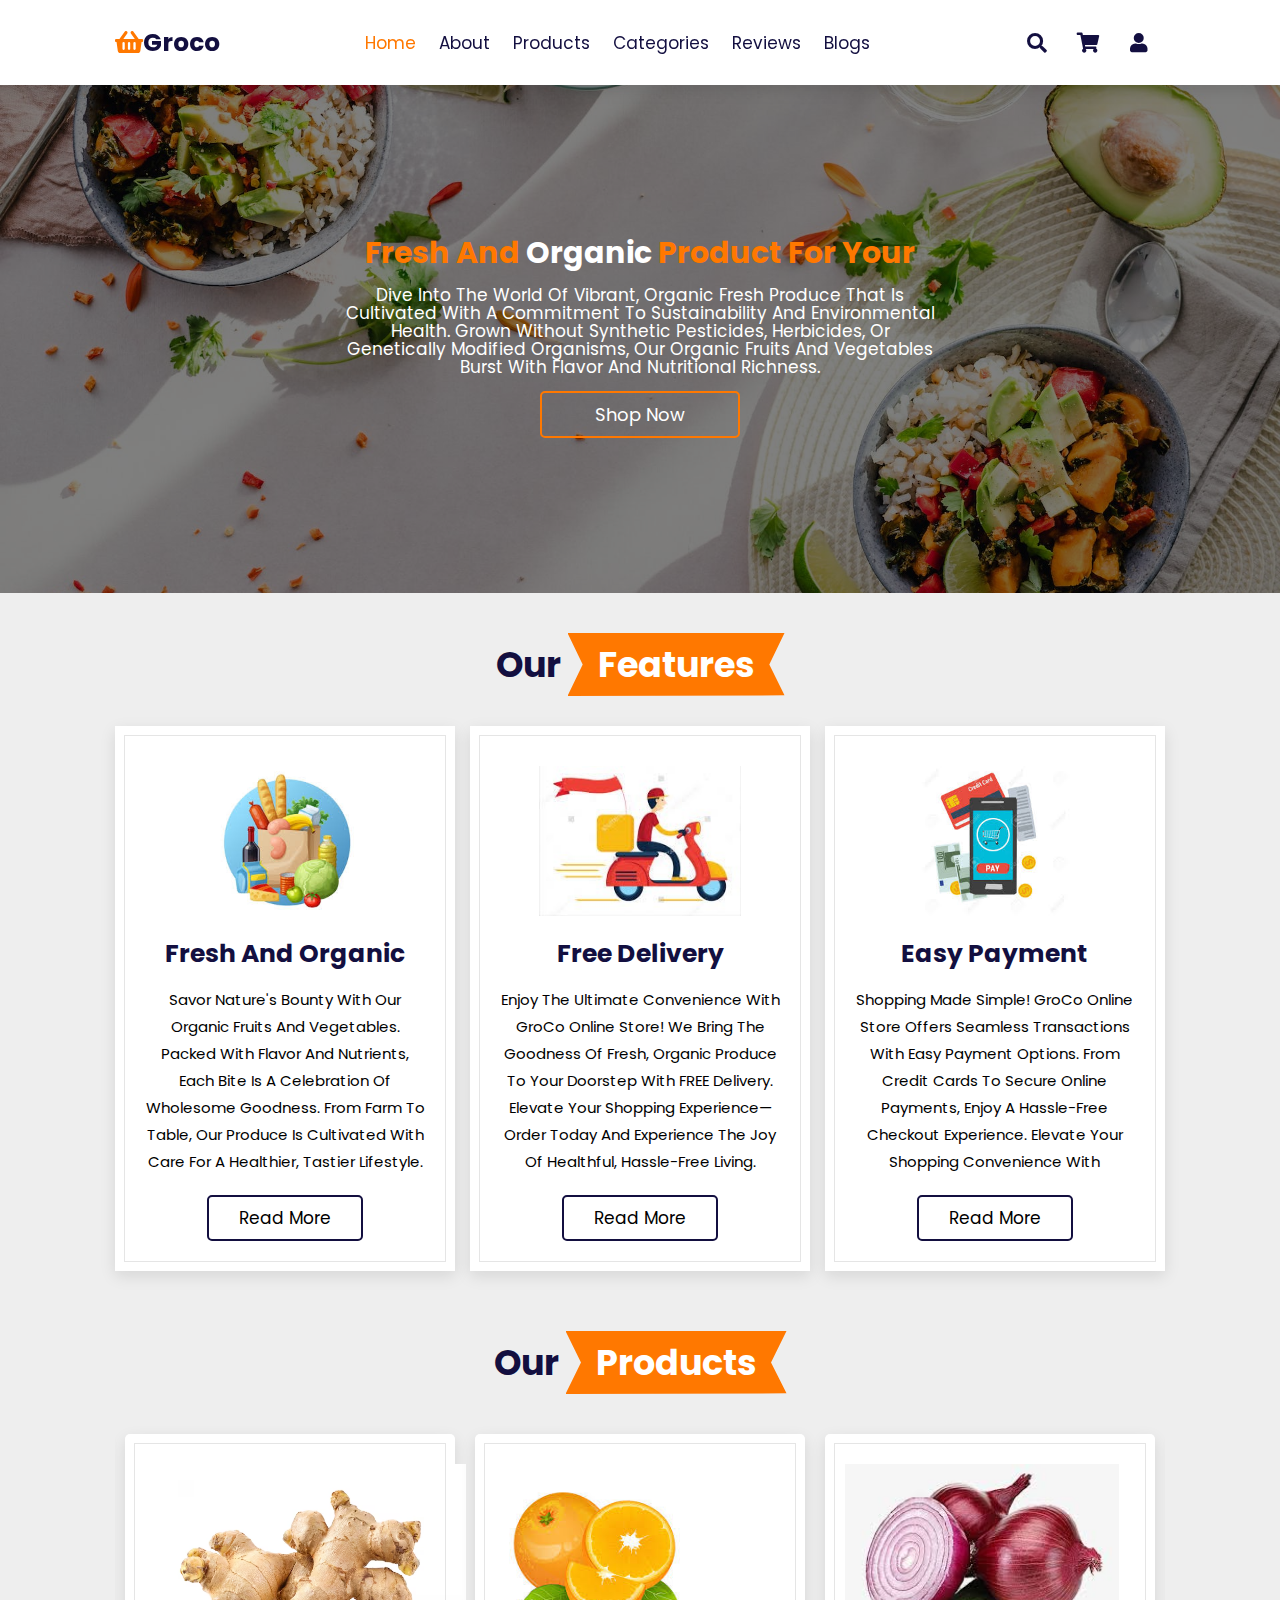
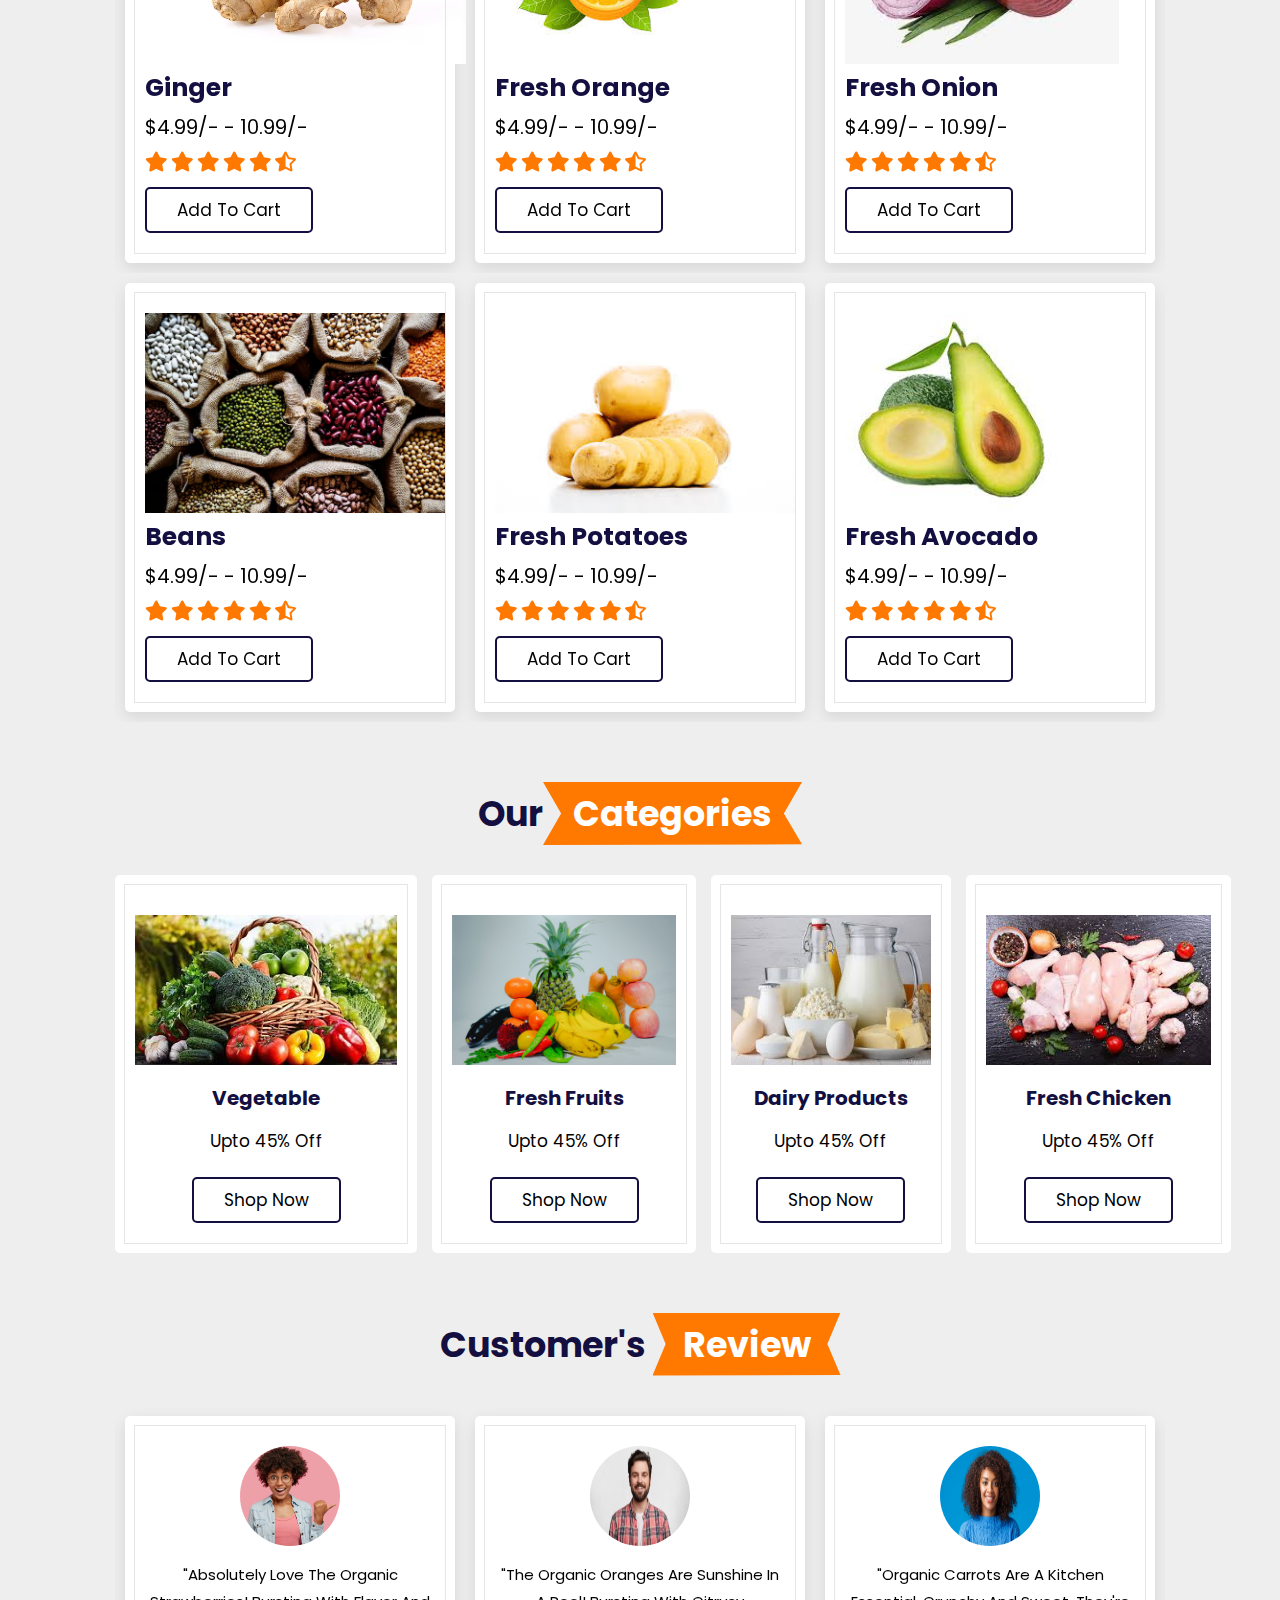
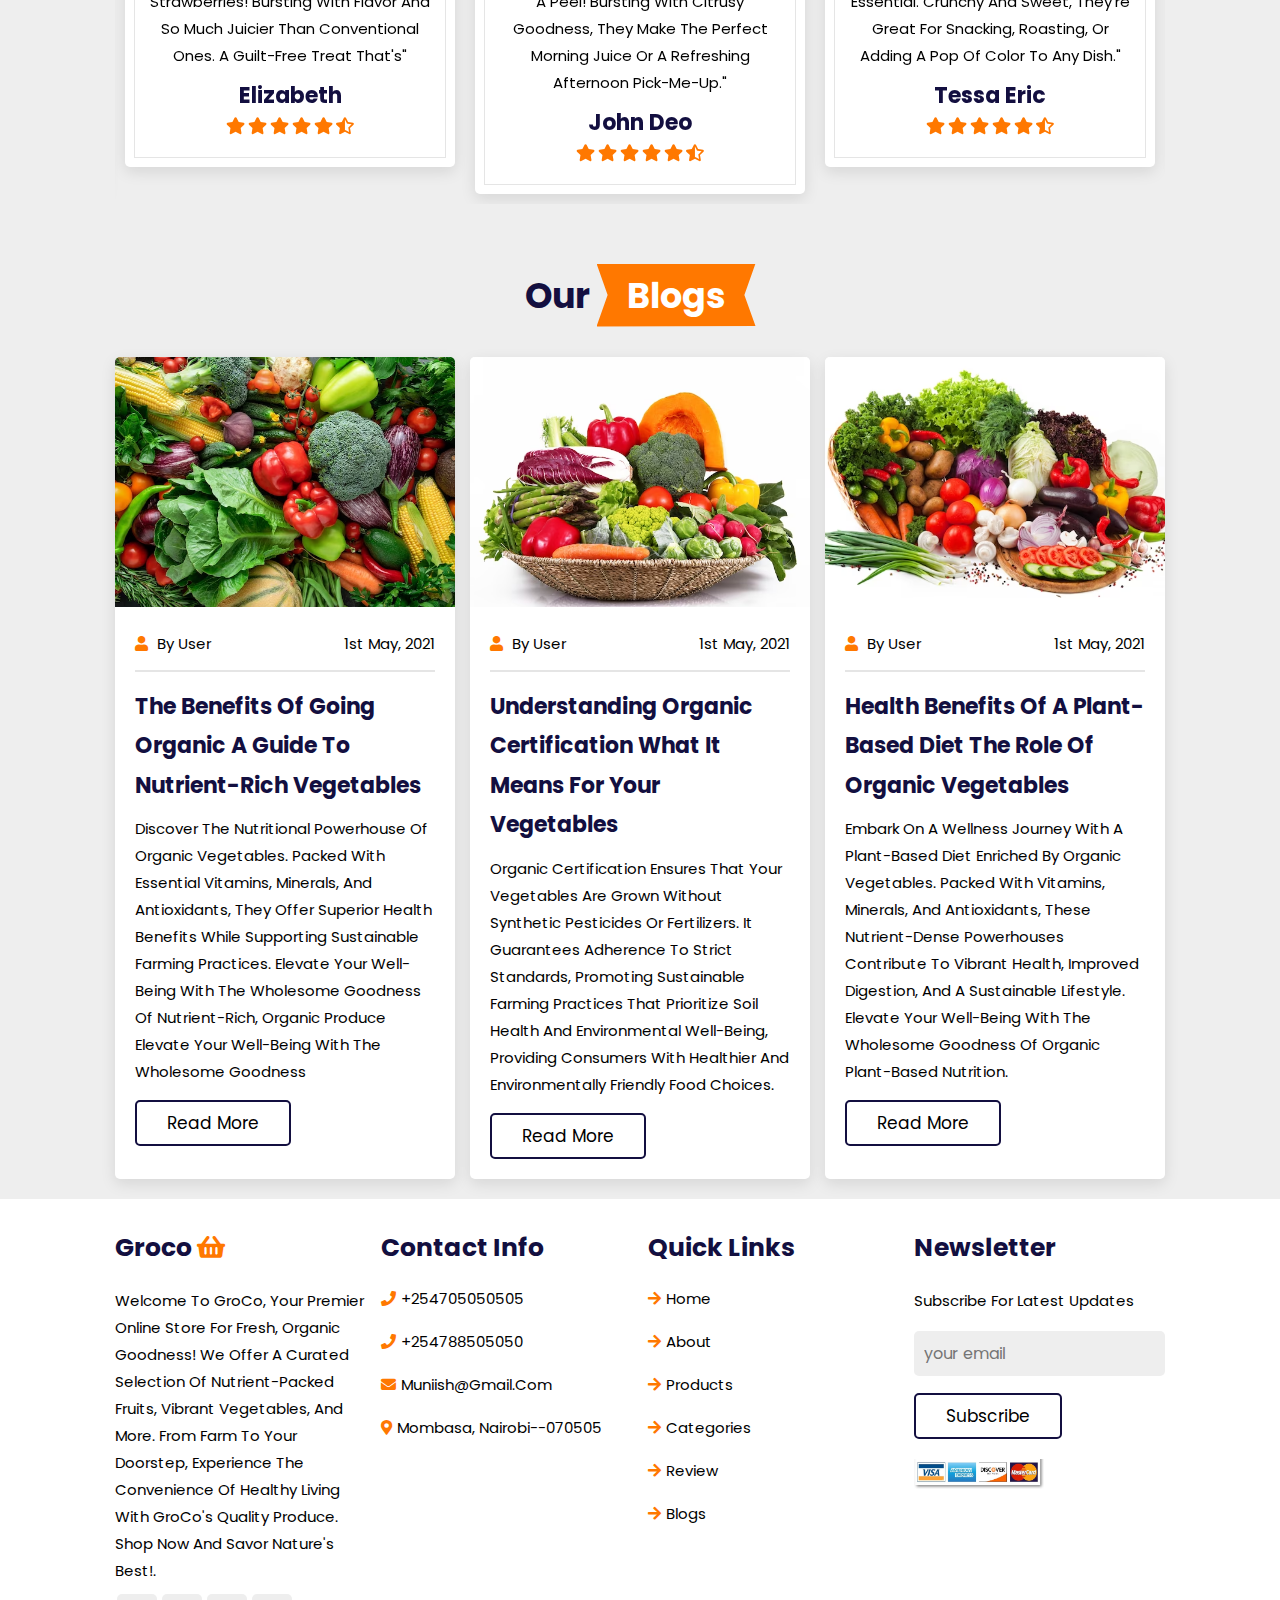
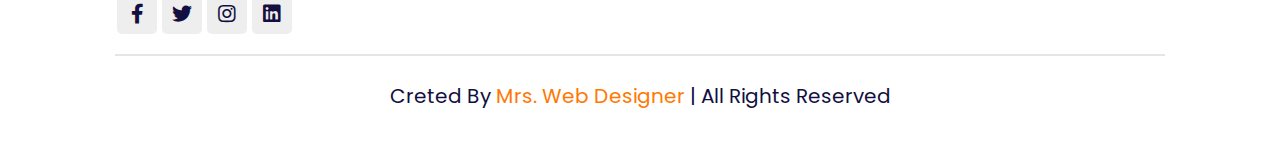
<file: index.html>
<!DOCTYPE html>
<html lang="en">
<head>
    <meta charset="UTF-8">
    <meta name="viewport" content="width=device-width, initial-scale=1.0">
    <title> complete responsive Grocery website esign tutorial</title>
    <link rel="shortcut icon" type="k-icon" href="images/bakery.png">
  <link rel= "stylesheet" href="https://cdn.jsdelivr.net/npm/swiper@11/swiper-bundle.min.css"/>
    <!-- font awesome cdn link -->
   <link rel="stylesheet" href="https://cdnjs.cloudflare.com/ajax/libs/font-awesome/5.15.4/css/all.min.css">
   <!-- custom css file link -->
   <link rel="stylesheet" href="grocery.css">
</head>
<body>
   <!--header section start  -->
<header class="header">
  <a href="index.html" class="logo"><i class="fas fa-shopping-basket"></i>groco</a>
   <nav class="navbar">
    <a href="index.html" style="color: #ff7800;">home</a>
    <a href="features.html">About</a>
    <a href="./grocery.html">products</a>
    <a href="categories.html">categories</a>
    <a href="./reviews.html #review">reviews</a>
    <a href="blog.html">blogs</a>
   </nav> 
   <div class="icons">
    <div class="fas fa-bars" id="menu-btn"></div>
    <div class="fas fa-search" id="search-btn"></div>
    <div class="fas fa-shopping-cart" id="cart-btn"></div>
    <div class="fas fa-user" id="login-btn"></div>
   </div>
   <form action="" class="search-form">
    <input type="text"  id="search-box" placeholder="search here...">
    <label for="search-box" class="fas fa-search"></label>
   </form>

   <div class="shopping-cart">
    <div class="box">
        <i class="fas fa-trash"></i>
        <img src="images/watermelon-removebg-preview.png" alt="">
        <div class="content">
            <h3>watermelon</h3>
            <span class="price">$4.99/-</span>
            <span class="quantity">qty : 1</span>
        </div>
    </div>

    <div class="box">
        <i class="fas fa-trash"></i>
        <img src="images/onion.jfif" alt="">
        <div class="content">
            <h3>Onions</h3>
            <span class="price">$4.99/-</span>
            <span class="quantity">qty : 1</span>
        </div>
    </div>

    <div class="box">
        <i class="fas fa-trash"></i>
        <img src="images/chicken.jfif" alt="">
        <div class="content">
            <h3>chicken</h3>
            <span class="price">$4.99/-</span>
            <span class="quantity">qty : 1</span>
        </div>
    </div>

     <div class="total">total : $19.69/-</div>
     <a href="#" class="btn">checkout</a>
   </div>
  <form action="" class="login-form">
    <h3>login now</h3>
    <input type="email" placeholder="your email" class="box">
    <input type="password" placeholder="your password" class="box">
    <p>forget your password <a href="#"> click here</a></p>
    <p>don't have an account <a href="#"> create now</a></p>

    <input type="submit" value="login now" class="btn">
  </form>
</header>
   <!-- header section ends -->

    <!-- home section starts -->
<section class="home" id="home">
    <div class="content">
        <h3>fresh and <span class="organ">organic</span> product for your</h3>
        <p>
        Dive into the world of vibrant, organic fresh produce 
        that is cultivated with a commitment to sustainability 
        and environmental health. Grown without synthetic pesticides, 
        herbicides, or genetically modified organisms, our organic fruits 
        and vegetables burst with flavor and nutritional richness. 
        </p>
         <a href="#" class="btns" style="vertical-align:middle"><span>shop now </span></a> 
        <!-- <a href="#" class="btns" style="vertical-align:middle">shop now</a> -->
    </div>
</section>
    <!-- home section ends -->

<!-- features section start -->

<section class="features" id="features">
    <h1 class="heading">our <span>features</span></h1>
    <div class="box-container">
      <div class="box">
        <img src="images/fresh and organic.jfif" alt="">
        <h3>fresh and organic</h3>
        <p>Savor nature's bounty with our organic fruits 
        and vegetables. Packed with flavor and nutrients, 
        each bite is a celebration of wholesome goodness. 
        From farm to table, our produce is cultivated 
        with care for a healthier, tastier lifestyle.</p>
         <a href="#" class="btn">Read more</a>
      </div>  
      <div class="box">
        <img src="images/free delivery.jpg" alt="">
        <h3>free delivery</h3>
        <p>Enjoy the ultimate convenience with GroCo Online Store! 
        We bring the goodness of fresh, organic produce to your 
        doorstep with FREE delivery. Elevate your shopping 
        experience—order today and experience the joy of 
        healthful, hassle-free living.</p>
         <a href="#" class="btn">Read more</a>
      </div>  
      <div class="box">
        <img src="images/Easy payment.jfif" alt="">
        <h3>Easy payment</h3>
        <p>
        Shopping made simple! GroCo Online Store offers 
        seamless transactions with easy payment options. 
        From credit cards to secure online payments, 
        enjoy a hassle-free checkout experience. 
        Elevate your shopping convenience with
      </p>
         <a href="#" class="btn">Read more</a>
      </div>  
    </div>
</section>
<!-- feature section ends -->

<!-- products section start -->

<section class="products" id="products">
    <h1 class="heading">our <span>products</span></h1>
    <div class=" swiper product-slider">
        <div class="swiper-wrapper">
            <div class="swiper-slide box">
             <img src="images/fresh orange.jfif" alt="">
             <h3>fresh orange</h3>
             <div class="price"> $4.99/- - 10.99/-</div> 
               <div class="star">
                <i class="fas fa-star"></i>
                <i class="fas fa-star"></i>
                <i class="fas fa-star"></i>
                <i class="fas fa-star"></i>
                <i class="fas fa-star"></i>
                <i class="fas fa-star-half-alt"></i>
               </div>
               <a href="#" class="btn">add to cart</a>
            </div>
            <div class="swiper-slide box">
                <img src="images/fresh onion.jfif" alt="">
                <h3>fresh onion</h3>
                <div class="price"> $4.99/- - 10.99/-</div> 
                  <div class="star">
                   <i class="fas fa-star"></i>
                   <i class="fas fa-star"></i>
                   <i class="fas fa-star"></i>
                   <i class="fas fa-star"></i>
                   <i class="fas fa-star"></i>
                   <i class="fas fa-star-half-alt"></i>
                  </div>
                  <a href="#" class="btn">add to cart</a>
               </div>
               <div class="swiper-slide box">
                <img src="images/freshmeat.jpg" alt="">
                <h3>fresh meat</h3>
                <div class="price"> $4.99/- - 10.99/-</div> 
                  <div class="star">
                   <i class="fas fa-star"></i>
                   <i class="fas fa-star"></i>
                   <i class="fas fa-star"></i>
                   <i class="fas fa-star"></i>
                   <i class="fas fa-star"></i>
                   <i class="fas fa-star-half-alt"></i>
                  </div>
                  <a href="#" class="btn">add to cart</a>
               </div>
               <div class="swiper-slide box">
                <img src="images/fresh cabbage.jfif" alt="">
                <h3>fresh cabbage</h3>
                <div class="price"> $4.99/- - 10.99/-</div> 
                  <div class="star">
                   <i class="fas fa-star"></i>
                   <i class="fas fa-star"></i>
                   <i class="fas fa-star"></i>
                   <i class="fas fa-star"></i>
                   <i class="fas fa-star"></i>
                   <i class="fas fa-star-half-alt"></i>
                  </div>
                  <a href="#" class="btn">add to cart</a>
               </div>

               <div class="swiper-slide box">
                <img src="images/colflower.jpg" alt="">
                <h3>colflower</h3>
                <div class="price"> $4.99/- - 10.99/-</div> 
                  <div class="star">
                   <i class="fas fa-star"></i>
                   <i class="fas fa-star"></i>
                   <i class="fas fa-star"></i>
                   <i class="fas fa-star"></i>
                   <i class="fas fa-star"></i>
                   <i class="fas fa-star-half-alt"></i>
                  </div>
                  <a href="#" class="btn">add to cart</a>
               </div>
               <div class="swiper-slide box">
                   <img src="images/fresh-beetroot-wooden-table_214995-7996.jpg" alt="">
                   <h3>fresh betroot</h3>
                   <div class="price"> $4.99/- - 10.99/-</div> 
                     <div class="star">
                      <i class="fas fa-star"></i>
                      <i class="fas fa-star"></i>
                      <i class="fas fa-star"></i>
                      <i class="fas fa-star"></i>
                      <i class="fas fa-star"></i>
                      <i class="fas fa-star-half-alt"></i>
                     </div>
                     <a href="#" class="btn">add to cart</a>
                  </div>
                  <div class="swiper-slide box">
                   <img src="images/fresh-coconuts-white-surface_144627-16046.avif" alt="">
                   <h3>fresh coconuts</h3>
                   <div class="price"> $4.99/- - 10.99/-</div> 
                     <div class="star">
                      <i class="fas fa-star"></i>
                      <i class="fas fa-star"></i>
                      <i class="fas fa-star"></i>
                      <i class="fas fa-star"></i>
                      <i class="fas fa-star"></i>
                      <i class="fas fa-star-half-alt"></i>
                     </div>
                     <a href="#" class="btn">add to cart</a>
                  </div>
                  <div class="swiper-slide box">
                   <img src="images/pepper.jpg" alt="">
                   <h3>fresh bell pepper</h3>
                   <div class="price"> $4.99/- - 10.99/-</div> 
                     <div class="star">
                      <i class="fas fa-star"></i>
                      <i class="fas fa-star"></i>
                      <i class="fas fa-star"></i>
                      <i class="fas fa-star"></i>
                      <i class="fas fa-star"></i>
                      <i class="fas fa-star-half-alt"></i>
                     </div>
                     <a href="#" class="btn">add to cart</a>
                  </div>

                  <div class="swiper-slide box">
                    <img src="images/chili.avif" alt="">
                    <h3>fresh chili</h3>
                    <div class="price"> $4.99/- - 10.99/-</div> 
                      <div class="star">
                       <i class="fas fa-star"></i>
                       <i class="fas fa-star"></i>
                       <i class="fas fa-star"></i>
                       <i class="fas fa-star"></i>
                       <i class="fas fa-star"></i>
                       <i class="fas fa-star-half-alt"></i>
                      </div>
                      <a href="#" class="btn">add to cart</a>
                   </div>
                   <div class="swiper-slide box">
                    <img src="images/ginger-white_253984-2637.avif" alt="">
                    <h3>ginger</h3>
                    <div class="price"> $4.99/- - 10.99/-</div> 
                      <div class="star">
                       <i class="fas fa-star"></i>
                       <i class="fas fa-star"></i>
                       <i class="fas fa-star"></i>
                       <i class="fas fa-star"></i>
                       <i class="fas fa-star"></i>
                       <i class="fas fa-star-half-alt"></i>
                      </div>
                      <a href="#" class="btn">add to cart</a>
                   </div>
        </div>
    </div>

    <div class=" swiper product-slider">
        <div class="swiper-wrapper">
            <div class="swiper-slide box">
             <img src="images/fresh potatoes.jfif" alt="">
             <h3>fresh potatoes</h3>
             <div class="price"> $4.99/- - 10.99/-</div> 
               <div class="star">
                <i class="fas fa-star"></i>
                <i class="fas fa-star"></i>
                <i class="fas fa-star"></i>
                <i class="fas fa-star"></i>
                <i class="fas fa-star"></i>
                <i class="fas fa-star-half-alt"></i>
               </div>
               <a href="#" class="btn">add to cart</a>
            </div>
            <div class="swiper-slide box">
                <img src="images/fresh avocado.jfif" alt="">
                <h3>fresh avocado</h3>
                <div class="price"> $4.99/- - 10.99/-</div> 
                  <div class="star">
                   <i class="fas fa-star"></i>
                   <i class="fas fa-star"></i>
                   <i class="fas fa-star"></i>
                   <i class="fas fa-star"></i>
                   <i class="fas fa-star"></i>
                   <i class="fas fa-star-half-alt"></i>
                  </div>
                  <a href="#" class="btn">add to cart</a>
               </div>
               <div class="swiper-slide box">
                <img src="images/fresh carrot.jpg" alt="">
                <h3>fresh carrot</h3>
                <div class="price"> $4.99/- - 10.99/-</div> 
                  <div class="star">
                   <i class="fas fa-star"></i>
                   <i class="fas fa-star"></i>
                   <i class="fas fa-star"></i>
                   <i class="fas fa-star"></i>
                   <i class="fas fa-star"></i>
                   <i class="fas fa-star-half-alt"></i>
                  </div>
                  <a href="#" class="btn">add to cart</a>
               </div>
               <div class="swiper-slide box">
                <img src="images/green lemon.jfif" alt="">
                <h3>green lemon</h3>
                <div class="price"> $4.99/- - 10.99/-</div> 
                  <div class="star">
                   <i class="fas fa-star"></i>
                   <i class="fas fa-star"></i>
                   <i class="fas fa-star"></i>
                   <i class="fas fa-star"></i>
                   <i class="fas fa-star"></i>
                   <i class="fas fa-star-half-alt"></i>
                  </div>
                  <a href="#" class="btn">add to cart</a>
               </div>

               <div class="swiper-slide box">
                <img src="images/tomato.avif" alt="">
                <h3>fresh tomatoes</h3>
                <div class="price"> $4.99/- - 10.99/-</div> 
                  <div class="star">
                   <i class="fas fa-star"></i>
                   <i class="fas fa-star"></i>
                   <i class="fas fa-star"></i>
                   <i class="fas fa-star"></i>
                   <i class="fas fa-star"></i>
                   <i class="fas fa-star-half-alt"></i>
                  </div>
                  <a href="#" class="btn">add to cart</a>
               </div>
               <div class="swiper-slide box">
                   <img src="images/pubkin.avif" alt="">
                   <h3>fresh pumpkin</h3>
                   <div class="price"> $4.99/- - 10.99/-</div> 
                     <div class="star">
                      <i class="fas fa-star"></i>
                      <i class="fas fa-star"></i>
                      <i class="fas fa-star"></i>
                      <i class="fas fa-star"></i>
                      <i class="fas fa-star"></i>
                      <i class="fas fa-star-half-alt"></i>
                     </div>
                     <a href="#" class="btn">add to cart</a>
                  </div>
                  <div class="swiper-slide box">
                   <img src="images/corn.avif" alt="">
                   <h3>maize corn</h3>
                   <div class="price"> $4.99/- - 10.99/-</div> 
                     <div class="star">
                      <i class="fas fa-star"></i>
                      <i class="fas fa-star"></i>
                      <i class="fas fa-star"></i>
                      <i class="fas fa-star"></i>
                      <i class="fas fa-star"></i>
                      <i class="fas fa-star-half-alt"></i>
                     </div>
                     <a href="#" class="btn">add to cart</a>
                  </div>
                  <div class="swiper-slide box">
                   <img src="images/garlic-isolated_120872-4425.avif" alt="">
                   <h3>garlic</h3>
                   <div class="price"> $4.99/- - 10.99/-</div> 
                     <div class="star">
                      <i class="fas fa-star"></i>
                      <i class="fas fa-star"></i>
                      <i class="fas fa-star"></i>
                      <i class="fas fa-star"></i>
                      <i class="fas fa-star"></i>
                      <i class="fas fa-star-half-alt"></i>
                     </div>
                     <a href="#" class="btn">add to cart</a>
                  </div>

                  <div class="swiper-slide box">
                    <img src="images/coriander.jpg" alt="">
                    <h3>coriander</h3>
                    <div class="price"> $4.99/- - 10.99/-</div> 
                      <div class="star">
                       <i class="fas fa-star"></i>
                       <i class="fas fa-star"></i>
                       <i class="fas fa-star"></i>
                       <i class="fas fa-star"></i>
                       <i class="fas fa-star"></i>
                       <i class="fas fa-star-half-alt"></i>
                      </div>
                      <a href="#" class="btn">add to cart</a>
                   </div>

                   <div class="swiper-slide box">
                    <img src="images/beans.avif" alt="">
                    <h3>beans</h3>
                    <div class="price"> $4.99/- - 10.99/-</div> 
                      <div class="star">
                       <i class="fas fa-star"></i>
                       <i class="fas fa-star"></i>
                       <i class="fas fa-star"></i>
                       <i class="fas fa-star"></i>
                       <i class="fas fa-star"></i>
                       <i class="fas fa-star-half-alt"></i>
                      </div>
                      <a href="#" class="btn">add to cart</a>
                   </div>
   
   
   
   




               
        </div>
    </div>
</section>
<!-- products section ends -->


<!-- categories section start -->
<section class="categories" id="categories">
  <h1 class="heading">our<span>categories</span></h1>
  <div class="box-container">
    <div class="box">
      <img src="images/vegetable.jpeg" alt="">
      <h3>vegetable</h3>
      <p>upto 45% off</p>
      <a href="./categories.html" class="btn">shop now</a>
    </div>

    <div class="box">
      <img src="images/freshfruits.jpg" alt="">
      <h3>fresh fruits</h3>
      <p>upto 45% off</p>
      <a href="./categories.html" class="btn">shop now</a>
    </div>


    <div class="box">
      <img src="images/dairy products.jfif" alt="">
      <h3>dairy products</h3>
      <p>upto 45% off</p>
      <a href="./categories.html" class="btn">shop now</a>
    </div>

    <div class="box">
      <img src="images/chicken2.jfif" alt="">
      <h3>fresh chicken</h3>
      <p>upto 45% off</p>
      <a href="./categories.html" class="btn">shop now</a>
    </div>

  </div>
</section>


<!-- categories section ends -->
<!-- review section starts -->

<section class="review" id="review">
  <h1 class="heading"> Customer's <span>review</span></h1>

  <div class=" swiper review-slider">
    <div class="swiper-wrapper">
      <div class="swiper-slide box">
        <img src="images/review.avif" alt="">
        <p>"The organic oranges are sunshine in a peel! Bursting with citrusy goodness, they make the perfect morning juice or a refreshing afternoon pick-me-up."</p>
         <h3>John deo</h3>
         <div class="stars">
          <i class="fas fa-star"></i>
          <i class="fas fa-star"></i>
          <i class="fas fa-star"></i>
          <i class="fas fa-star"></i>
          <i class="fas fa-star"></i>
          <i class="fas fa-star-half-alt"></i>
         </div>
      </div>

      <div class="swiper-slide box">
        <img src="images/review2.avif" alt="">
        <p> "Organic carrots are a kitchen essential. Crunchy and sweet, they're great for snacking, roasting, or adding a pop of color to any dish."</p>
         <h3>tessa eric</h3>
         <div class="stars">
          <i class="fas fa-star"></i>
          <i class="fas fa-star"></i>
          <i class="fas fa-star"></i>
          <i class="fas fa-star"></i>
          <i class="fas fa-star"></i>
          <i class="fas fa-star-half-alt"></i>
         </div>
      </div>

      <div class=" swiper-slide box">
        <img src="images/review3.avif" alt="">
        <p> "The organic apples are perfection! Crisp, juicy, and they taste like they were just picked. A healthy snack that satisfies my sweet tooth."</p>
         <h3>Emma josh</h3>
         <div class="stars">
          <i class="fas fa-star"></i>
          <i class="fas fa-star"></i>
          <i class="fas fa-star"></i>
          <i class="fas fa-star"></i>
          <i class="fas fa-star"></i>
          <i class="fas fa-star-half-alt"></i>
         </div>
      </div>

      <div class="swiper-slide box">
        <img src="images/review4.avif" alt="">
        <p> "The heirloom tomatoes are a revelation. Each bite is like a burst of summer! So rich and flavorful, they've turned my salads into works of art."</p>
         <h3>Christan </h3>
         <div class="stars">
          <i class="fas fa-star"></i>
          <i class="fas fa-star"></i>
          <i class="fas fa-star"></i>
          <i class="fas fa-star"></i>
          <i class="fas fa-star"></i>
          <i class="fas fa-star-half-alt"></i>
         </div>
      </div>

      <div class="swiper-slide box">
        <img src="images/african man.jpg" alt="">
        <p>"The organic kale is a game-changer! Crisp, fresh, and vibrant. I use it in smoothies, salads, and stir-fries. It's the superhero of my kitchen!"</p>
         <h3>Joseph</h3>
         <div class="stars">
          <i class="fas fa-star"></i>
          <i class="fas fa-star"></i>
          <i class="fas fa-star"></i>
          <i class="fas fa-star"></i>
          <i class="fas fa-star"></i>
          <i class="fas fa-star-half-alt"></i>
         </div>
      </div>

      <div class="swiper-slide box">
        <img src="images/review6.avif" alt="">
        <p> "The organic blueberries are a snack-time delight! Plump, sweet, and full of antioxidants. My kids love them, and I love that they're pesticide-free."</p>
         <h3>sophia</h3>
         <div class="stars">
          <i class="fas fa-star"></i>
          <i class="fas fa-star"></i>
          <i class="fas fa-star"></i>
          <i class="fas fa-star"></i>
          <i class="fas fa-star"></i>
          <i class="fas fa-star-half-alt"></i>
         </div>
      </div>

      <div class=" swiper-slide box">
        <img src="images/review5.avif" alt="">
        <p>"Organic avocados are my kitchen staple. Creamy, buttery, and packed with goodness. They elevate my morning toast and make the best guacamole."</p>
         <h3>jack</h3>
         <div class="stars">
          <i class="fas fa-star"></i>
          <i class="fas fa-star"></i>
          <i class="fas fa-star"></i>
          <i class="fas fa-star"></i>
          <i class="fas fa-star"></i>
          <i class="fas fa-star-half-alt"></i>
         </div>
      </div>

      <div class="swiper-slide box">
        <img src="images/woman.jpg" alt="">
        <p> "Absolutely love the organic strawberries! 
          Bursting with flavor and so much juicier than 
          conventional ones. A guilt-free treat that's"</p>
         <h3>Elizabeth</h3>
         <div class="stars">
          <i class="fas fa-star"></i>
          <i class="fas fa-star"></i>
          <i class="fas fa-star"></i>
          <i class="fas fa-star"></i>
          <i class="fas fa-star"></i>
          <i class="fas fa-star-half-alt"></i>
         </div>
      </div>

    </div>
  </div>
</section>
<!-- review section ends -->

<!-- blogs section start -->
<section class="blogs" id="blogs">

  <h1 class="heading"> our <span>blogs</span></h1>
  <div class="box-container">
    <div class="box">
      <img src="images/v.avif" alt="">
      <div class="content">
        <div class="icons">
          <a href="#"> <i class="fas fa-user"></i> by user </a>
          <a href="#"> <i class="fas fa-calender"></i> 1st may, 2021 </a>
        </div>
        <h3>The Benefits of Going Organic A Guide to Nutrient-Rich Vegetables</h3>
        <p>Discover the nutritional powerhouse of organic vegetables.
        Packed with essential vitamins, minerals, and antioxidants, 
        they offer superior health benefits while supporting sustainable 
        farming practices. Elevate your well-being with the wholesome 
        goodness of nutrient-rich, organic produce Elevate your well-being with the wholesome 
        goodness </p>
        <a href="./blog.html" class="btn"> read more</a>
      </div>
    </div>

    <div class="box">
      <img src="images/fresh-group-vegetables-white_100488-1566.avif" alt="">
      <div class="content">
        <div class="icons">
          <a href="#"> <i class="fas fa-user"></i> by user </a>
          <a href="#"> <i class="fas fa-calender"></i> 1st may, 2021 </a>
        </div>
        <h3>Understanding Organic Certification What It Means for Your Vegetables</h3>
        <p>Organic certification ensures that your vegetables are grown without synthetic 
        pesticides or fertilizers. It guarantees adherence to strict standards, 
        promoting sustainable farming practices that prioritize soil health and 
        environmental well-being, providing consumers with healthier and environmentally 
        friendly food choices.</p>
        <a href="./blog.html" class="btn"> read more</a>
      </div>
    </div>

    <div class="box">
      <img src="images/collection-fruits-vegetables-isolated_135427-230.avif" alt="">
      <div class="content">
        <div class="icons">
          <a href="#"> <i class="fas fa-user"></i> by user </a>
          <a href="#"> <i class="fas fa-calender"></i> 1st may, 2021 </a>
        </div>
        <h3>Health Benefits of a Plant-Based Diet The Role of Organic Vegetables</h3>
        <p>Embark on a wellness journey with a plant-based diet enriched by 
        organic vegetables. Packed with vitamins, minerals, and antioxidants, 
        these nutrient-dense powerhouses contribute to vibrant health, 
        improved digestion, and a sustainable lifestyle. Elevate your 
        well-being with the wholesome goodness of organic plant-based nutrition.</p>
        <a href="./blog.html" class="btn"> read more</a>
      </div>
    </div>

    <!-- <div class="box">
      <img src="images/organic-food-background-vegetables-basket_135427-232.avif" alt="">
      <div class="content">
        <div class="icons">
          <a href="#"> <i class="fas fa-user"></i> by user </a>
          <a href="#"> <i class="fas fa-calender"></i> 1st may, 2021 </a>
        </div>
        <h3>Meet the Farmers: Stories from Our Organic Vegetable Producers</h3>
        <p>Step into the fields with our dedicated organic vegetable producers. 
        From sunrise to harvest, their passion for sustainable farming shines 
        through. Meet the faces behind your fresh, pesticide-free produce and 
        discover the stories that make our organic journey truly exceptional.</p>
        <a href="./blog.html" class="btn"> read more</a>
      </div>
    </div> -->

  </div>
</section>

<!--blogs section ends  -->


<!--footer section starts  -->

<section class="footer">

  <div class="box-container">
    <div class="box">
      <h3> groco <i class="fas fa-shopping-basket"></i></h3>
      <p>Welcome to GroCo, your premier online store for fresh, 
      organic goodness! We offer a curated selection of nutrient-packed 
      fruits, vibrant vegetables, and more. From farm to your doorstep, 
      experience the convenience of healthy living with GroCo's quality 
      produce. Shop now and savor nature's best!.</p>
      <div class="share">
        <a href="https://www.facebook.com/login/"target="_blank" class="fab fa-facebook-f" ></a>
       <a href="https://twitter.com/i/flow/login" target="_blank" class="fab fa-twitter"></a>
       <a href="https://www.instagram.com/accounts/login/" target="_blank" class="fab fa-instagram"></a>
       <a href="https://www.linkedin.com/company/login/" target="_blank" class="fab fa-linkedin"></a>
      </div>
    </div>

    <div class="box">
      <h3>contact info</h3>
     <a class="links"><i class="fas fa-phone"></i>+254705050505</a>
     <a class="links"><i class="fas fa-phone"></i>+254788505050</a>
     <a href="https://accounts.google.com/v3/signin/identifier?continue=https%3A%2F%2Fmail.google.com%2Fmail%2Fu%2F0%2F&emr=1&followup=https%3A%2F%2Fmail.google.com%2Fmail%2Fu%2F0%2F&ifkv=ASKXGp15_FXkhKuYsOzdYVqsfHTfqHT9bjMeE0r5cxJAUHcgPiDcLiLF7ARStUMpCxcRbHGg9-Xe&osid=1&passive=1209600&service=mail&flowName=GlifWebSignIn&flowEntry=ServiceLogin&dsh=S17710161%3A1702918847259679&theme=glif" target="_blank" class="links"><i class="fas fa-envelope"></i>muniish@gmail.com</a>
     <a href="https://www.google.com/maps/d/viewer?mid=1gPZgfHsrHQtiGXDDlv1_yP7EbwU&hl=en_US&ll=-4.025677999999988%2C39.719793&z=17" target="_blank" class="links"><i class="fas fa-map-marker-alt"></i>Mombasa, Nairobi--070505</a>
    </div>

    <div class="box">
      <h3>Quick links</h3>
     <a href="./index.html" class="links"><i class="fas fa-arrow-right"></i>home</a>
     <a href="./features.html" class="links"><i class="fas fa-arrow-right"></i>about</a>
     <a href="./grocery.html" class="links"><i class="fas fa-arrow-right"></i>products</a>
     <a href="./categories.html" class="links"><i class="fas fa-arrow-right"></i>categories</a>
     <a href="./reviews.html" class="links"><i class="fas fa-arrow-right"></i>review</a>
     <a href="./blog.html" class="links"><i class="fas fa-arrow-right"></i>blogs</a>
     
    </div>

    <div class="box">
      <h3>newsletter</h3>
     <p>subscribe for latest updates</p>
     <input type="text"  placeholder="your email" class="email">
     <input type="submit" value="subscribe" class="btn">
     <img src="images/payment.jpg"  class="payment-img" alt="">
    </div>

  </div>

  <div class="credit"> creted by <span> mrs. web designer </span> | all rights reserved </div>


</section>



















<!-- footer section ends -->



























    <!-- custom js file -->
    <script src="https://cdn.jsdelivr.net/npm/swiper@11/swiper-bundle.min.js"></script>
    <script src="grocery.js"></script>
</body>
</html>
</file>
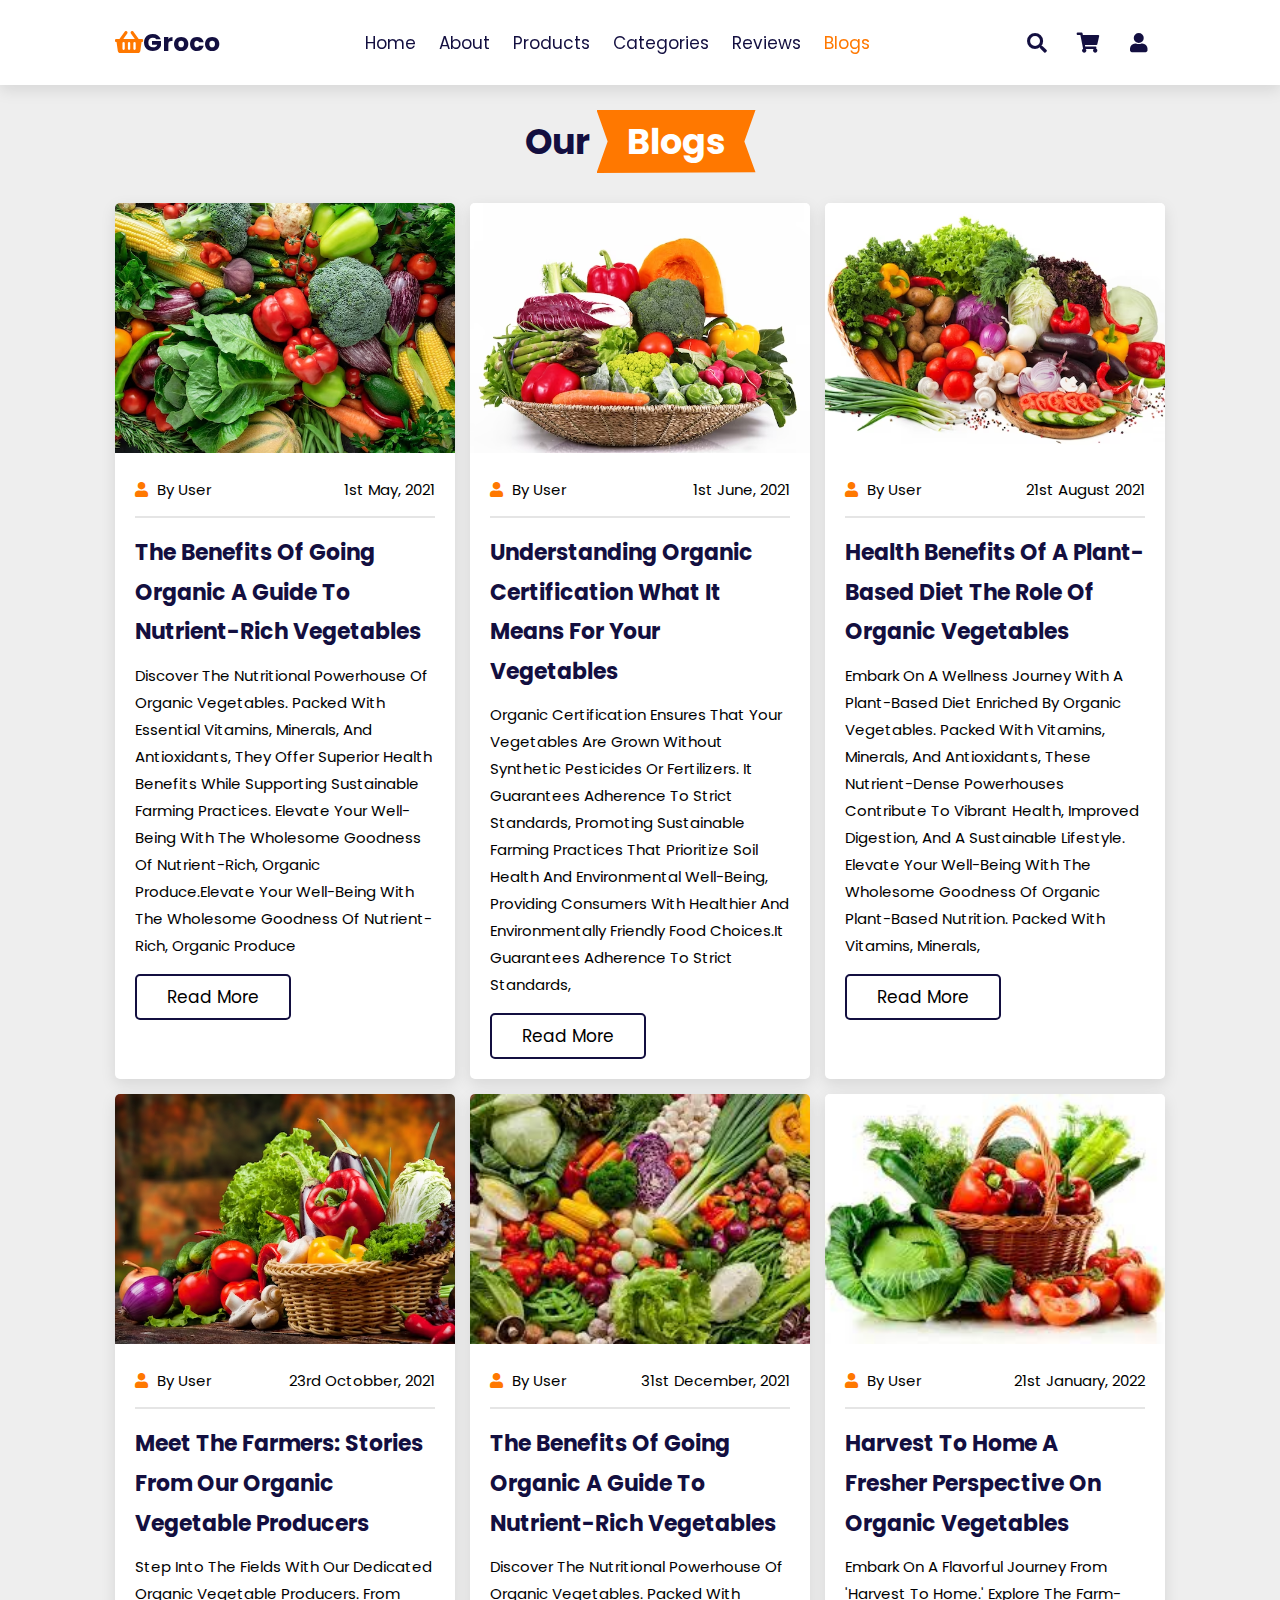
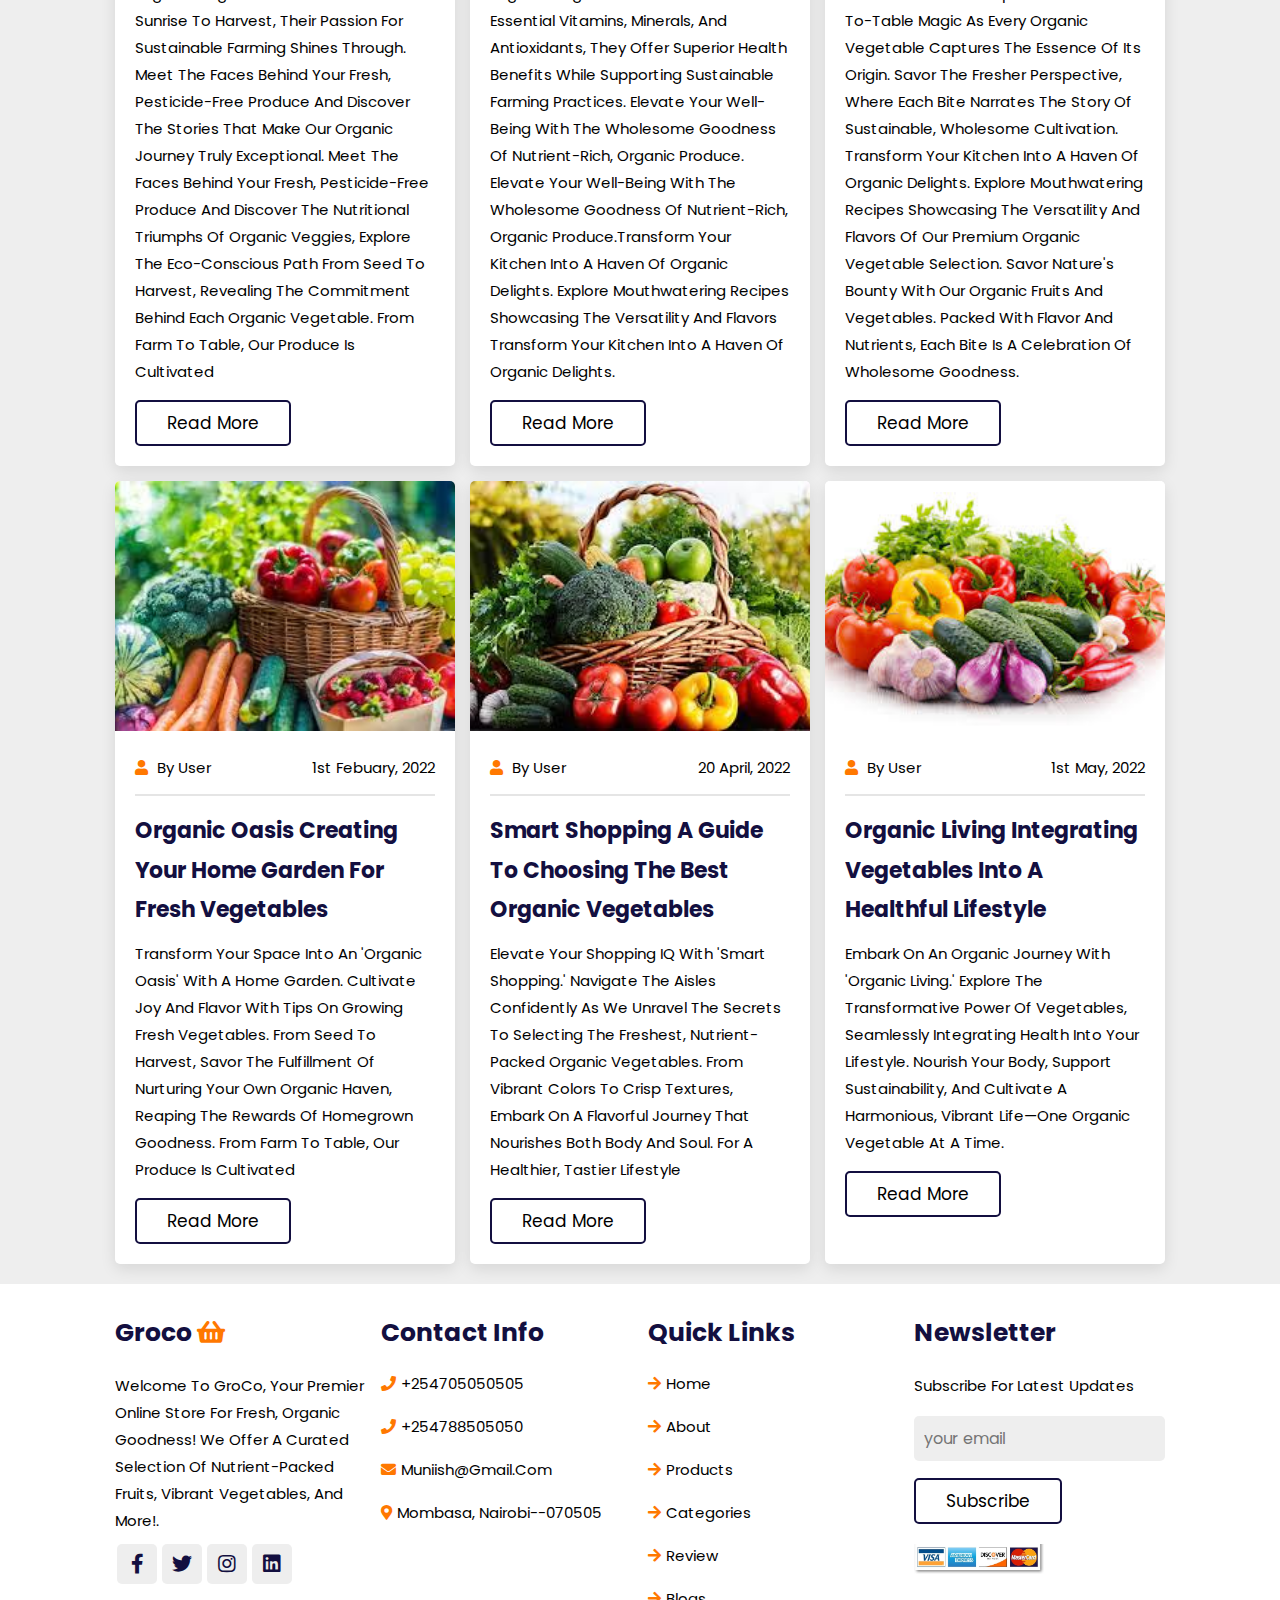
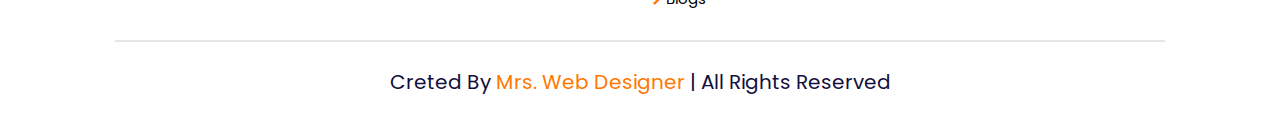
<file: blog.html>
<!DOCTYPE html>
<html lang="en">
<head>
    <meta charset="UTF-8">
    <meta name="viewport" content="width=device-width, initial-scale=1.0">
    <title> complete responsive Grocery website esign tutorial</title>
   
  <link rel= "stylesheet" href="https://cdn.jsdelivr.net/npm/swiper@11/swiper-bundle.min.css"/>
    <!-- font awesome cdn link -->
   <link rel="stylesheet" href="https://cdnjs.cloudflare.com/ajax/libs/font-awesome/5.15.4/css/all.min.css">
   <!-- custom css file link -->
   <link rel="stylesheet" href="grocery.css">
</head>
<body>
   <!--header section start  -->
<header class="header">
  <a href="index.html" class="logo"><i class="fas fa-shopping-basket"></i>groco</a>
   <nav class="navbar">
    <a href="index.html">home</a>
    <a href="./features.html #features">about</a>
    <a href="./grocery.html">products</a>
    <a href="categories.html">categories</a>
    <a href="./reviews.html  #review">reviews</a>
    <a href="blog.html" style="color: #ff7800;">blogs</a>
   </nav> 
   <div class="icons">
    <div class="fas fa-bars" id="menu-btn"></div>
    <div class="fas fa-search" id="search-btn"></div>
    <div class="fas fa-shopping-cart" id="cart-btn"></div>
    <div class="fas fa-user" id="login-btn"></div>
   </div>
   <form action="" class="search-form">
    <input type="text"  id="search-box" placeholder="search here...">
    <label for="search-box" class="fas fa-search"></label>
   </form>

   <div class="shopping-cart">
    <div class="box">
        <i class="fas fa-trash"></i>
        <img src="images/watermelon-removebg-preview.png" alt="">
        <div class="content">
            <h3>watermelon</h3>
            <span class="price">$4.99/-</span>
            <span class="quantity">qty : 1</span>
        </div>
    </div>

    <div class="box">
        <i class="fas fa-trash"></i>
        <img src="images/onion.jfif" alt="">
        <div class="content">
            <h3>Onions</h3>
            <span class="price">$4.99/-</span>
            <span class="quantity">qty : 1</span>
        </div>
    </div>

    <div class="box">
        <i class="fas fa-trash"></i>
        <img src="images/chicken.jfif" alt="">
        <div class="content">
            <h3>chicken</h3>
            <span class="price">$4.99/-</span>
            <span class="quantity">qty : 1</span>
        </div>
    </div>

     <div class="total">total : $19.69/-</div>
     <a href="#" class="btn">checkout</a>
   </div>
  <form action="" class="login-form">
    <h3>login now</h3>
    <input type="email" placeholder="your email" class="box">
    <input type="password" placeholder="your password" class="box">
    <p>forget your password <a href="#"> click here</a></p>
    <p>don't have an account <a href="#"> create now</a></p>

    <input type="submit" value="login now" class="btn">
  </form>
</header>
   <!-- header section ends -->


<!-- blogs section start -->
<section class="blogs" id="blogs"style="margin-top: 70px;">

  <h1 class="heading"> our <span>blogs</span></h1>
  <div class="box-container">
    <div class="box">
      <img src="images/v.avif" alt="">
      <div class="content">
        <div class="icons">
          <a href="#"> <i class="fas fa-user"></i> by user </a>
          <a href="#"> <i class="fas fa-calender"></i> 1st may, 2021 </a>
        </div>
        <h3>The Benefits of Going Organic A Guide to Nutrient-Rich Vegetables</h3>
        <p>Discover the nutritional powerhouse of organic vegetables.
        Packed with essential vitamins, minerals, and antioxidants, 
        they offer superior health benefits while supporting sustainable 
        farming practices. Elevate your well-being with the wholesome 
        goodness of nutrient-rich, organic produce.Elevate your well-being with the wholesome 
        goodness of nutrient-rich, organic produce</p>
        <a href="#" class="btn"> read more</a>
      </div>
    </div>

    <div class="box">
      <img src="images/fresh-group-vegetables-white_100488-1566.avif" alt="">
      <div class="content">
        <div class="icons">
          <a href="#"> <i class="fas fa-user"></i> by user </a>
          <a href="#"> <i class="fas fa-calender"></i> 1st june, 2021 </a>
        </div>
        <h3>Understanding Organic Certification What It Means for Your Vegetables</h3>
        <p>Organic certification ensures that your vegetables are grown without synthetic 
        pesticides or fertilizers. It guarantees adherence to strict standards, 
        promoting sustainable farming practices that prioritize soil health and 
        environmental well-being, providing consumers with healthier and environmentally 
        friendly food choices.It guarantees adherence to strict standards, </p>
        <a href="#" class="btn"> read more</a>
      </div>
    </div>

    <div class="box">
      <img src="images/collection-fruits-vegetables-isolated_135427-230.avif" alt="">
      <div class="content">
        <div class="icons">
          <a href="#"> <i class="fas fa-user"></i> by user </a>
          <a href="#"> <i class="fas fa-calender"></i> 21st August 2021 </a>
        </div>
        <h3>Health Benefits of a Plant-Based Diet The Role of Organic Vegetables</h3>
        <p>Embark on a wellness journey with a plant-based diet enriched by 
        organic vegetables. Packed with vitamins, minerals, and antioxidants, 
        these nutrient-dense powerhouses contribute to vibrant health, 
        improved digestion, and a sustainable lifestyle. Elevate your 
        well-being with the wholesome goodness of organic plant-based nutrition. Packed with vitamins, minerals,</p>
        <a href="#" class="btn"> read more</a>
      </div>
    </div>

    <div class="box">
      <img src="images/organic-food-background-vegetables-basket_135427-232.avif" alt="">
      <div class="content">
        <div class="icons">
          <a href="#"> <i class="fas fa-user"></i> by user </a>
          <a href="#"> <i class="fas fa-calender"></i> 23rd octobber, 2021 </a>
        </div>
        <h3>Meet the Farmers: Stories from Our Organic Vegetable Producers</h3>
        <p>Step into the fields with our dedicated organic vegetable producers. 
        From sunrise to harvest, their passion for sustainable farming shines 
        through. Meet the faces behind your fresh, pesticide-free produce and 
        discover the stories that make our organic journey truly exceptional. 
        Meet the faces behind your fresh, pesticide-free produce and 
        Discover the nutritional triumphs of organic veggies, Explore the 
        eco-conscious path from seed to harvest, revealing the commitment
        behind each organic vegetable. From farm to table,
        our produce is cultivated </p>
        <a href="#" class="btn"> read more</a>
      </div>
    </div>

        <div class="box">
          <img src="images/veg3.jfif" alt="">
          <div class="content">
            <div class="icons">
              <a href="#"> <i class="fas fa-user"></i> by user </a>
              <a href="#"> <i class="fas fa-calender"></i> 31st december, 2021 </a>
            </div>
            <h3>The Benefits of Going Organic A Guide to Nutrient-Rich Vegetables</h3>
            <p>Discover the nutritional powerhouse of organic vegetables.
            Packed with essential vitamins, minerals, and antioxidants, 
            they offer superior health benefits while supporting sustainable 
            farming practices. Elevate your well-being with the wholesome 
            goodness of nutrient-rich, organic produce. Elevate your well-being with the wholesome 
            goodness of nutrient-rich, organic produce.Transform your kitchen into a haven of organic delights. 
            Explore mouthwatering recipes showcasing the versatility and flavors Transform your kitchen into a
             haven of organic delights.</p>
            <a href="#" class="btn"> read more</a>
          </div>
        </div>
    
        <div class="box">
          <img src="images/veg2.jfif" alt="">
          <div class="content">
            <div class="icons">
              <a href="#"> <i class="fas fa-user"></i> by user </a>
              <a href="#"> <i class="fas fa-calender"></i> 21st january, 2022</a>
            </div>
            <h3>Harvest to Home A Fresher Perspective on Organic Vegetables</h3>
            <p>Embark on a flavorful journey from 'Harvest to Home.' 
            Explore the farm-to-table magic as every organic vegetable 
            captures the essence of its origin. Savor the fresher 
            perspective, where each bite narrates the story of 
            sustainable, wholesome cultivation.
            Transform your kitchen into a haven of organic delights. 
            Explore mouthwatering recipes showcasing the versatility 
            and flavors of our premium organic vegetable selection.
            Savor nature's bounty with our organic fruits and vegetables. 
            Packed with flavor and nutrients, each bite is a celebration 
            of wholesome goodness.   
          </p>
            <a href="#" class="btn"> read more</a>
          </div>
        </div>
    
        <div class="box">
          <img src="images/organic2.jfif" alt="">
          <div class="content">
            <div class="icons">
              <a href="#"> <i class="fas fa-user"></i> by user </a>
              <a href="#"> <i class="fas fa-calender"></i> 1st febuary, 2022 </a>
            </div>
            <h3>Organic Oasis Creating Your Home Garden for Fresh Vegetables</h3>
            <p>Transform your space into an 'Organic Oasis' with a home garden.
             Cultivate joy and flavor with tips on growing fresh vegetables. 
             From seed to harvest, savor the fulfillment of nurturing your 
             own organic haven, reaping the rewards of homegrown goodness. From farm to table, 
             our produce is cultivated</p>
            <a href="#" class="btn"> read more</a>
          </div>
        </div>
    
        <div class="box">
          <img src="images/organic3.jfif" alt="">
          <div class="content">
            <div class="icons">
              <a href="#"> <i class="fas fa-user"></i> by user </a>
              <a href="#"> <i class="fas fa-calender"></i> 20 April, 2022 </a>
            </div>
            <h3>Smart Shopping A Guide to Choosing the Best Organic Vegetables</h3>
            <p>Elevate your shopping IQ with 'Smart Shopping.' 
            Navigate the aisles confidently as we unravel the 
            secrets to selecting the freshest, nutrient-packed organic 
            vegetables. From vibrant colors to crisp textures, 
            embark on a flavorful journey that nourishes both body and soul.  for a healthier, tastier lifestyle </p>
            <a href="#" class="btn"> read more</a>
          </div>
        </div>
    

        <div class="box">
            <img src="images/organic4.jfif" alt="">
            <div class="content">
              <div class="icons">
                <a href="#"> <i class="fas fa-user"></i> by user </a>
                <a href="#"> <i class="fas fa-calender"></i> 1st may, 2022 </a>
              </div>
              <h3>Organic Living Integrating Vegetables into a Healthful Lifestyle</h3>
              <p>Embark on an organic journey with 'Organic Living.' 
               Explore the transformative power of vegetables, seamlessly 
               integrating health into your lifestyle. Nourish your body, 
               support sustainability, and cultivate a harmonious, vibrant 
               life—one organic vegetable at a time.</p>
              <a href="#" class="btn"> read more</a>
            </div>
          </div>






  </div>
</section>

<!--blogs section ends  -->


<!--footer section starts  -->

<section class="footer">

  <div class="box-container">
    <div class="box">
      <h3> groco <i class="fas fa-shopping-basket"></i></h3>
      <p>Welcome to GroCo, your premier online store for fresh, 
      organic goodness! We offer a curated selection of nutrient-packed 
      fruits, vibrant vegetables, and more!.</p>
      <div class="share">
       <a href="https://www.facebook.com/login/" class="fab fa-facebook-f" target="_blank"></a>
       <a href="https://twitter.com/i/flow/login" target="_blank" class="fab fa-twitter"></a>
       <a href="https://www.instagram.com/accounts/login/" target="_blank" class="fab fa-instagram"></a>
       <a href="https://www.linkedin.com/company/login/" target="_blank" class="fab fa-linkedin"></a>
      </div>
    </div>

    <div class="box">
      <h3>contact info</h3>
     <a class="links"><i class="fas fa-phone"></i>+254705050505</a>
     <a class="links"><i class="fas fa-phone"></i>+254788505050</a>
     <a href="https://accounts.google.com/v3/signin/identifier?continue=https%3A%2F%2Fmail.google.com%2Fmail%2Fu%2F0%2F&emr=1&followup=https%3A%2F%2Fmail.google.com%2Fmail%2Fu%2F0%2F&ifkv=ASKXGp15_FXkhKuYsOzdYVqsfHTfqHT9bjMeE0r5cxJAUHcgPiDcLiLF7ARStUMpCxcRbHGg9-Xe&osid=1&passive=1209600&service=mail&flowName=GlifWebSignIn&flowEntry=ServiceLogin&dsh=S17710161%3A1702918847259679&theme=glif" target="_blank" class="links"><i class="fas fa-envelope"></i>muniish@gmail.com</a>
     <a href="https://www.google.com/maps/d/viewer?mid=1gPZgfHsrHQtiGXDDlv1_yP7EbwU&hl=en_US&ll=-4.025677999999988%2C39.719793&z=17" target="_blank" class="links"><i class="fas fa-map-marker-alt"></i>Mombasa, Nairobi--070505</a>
    </div>

    <div class="box">
      <h3>Quick links</h3>
      <a href="./index.html" class="links"><i class="fas fa-arrow-right"></i>home</a>
      <a href="./features.html" class="links"><i class="fas fa-arrow-right"></i>about</a>
      <a href="./grocery.html" class="links"><i class="fas fa-arrow-right"></i>products</a>
      <a href="./categories.html" class="links"><i class="fas fa-arrow-right"></i>categories</a>
      <a href="./reviews.html" class="links"><i class="fas fa-arrow-right"></i>review</a>
      <a href="./blog.html" class="links"><i class="fas fa-arrow-right"></i>blogs</a>
     
    </div>

    <div class="box">
      <h3>newsletter</h3>
     <p>subscribe for latest updates</p>
     <input type="text"  placeholder="your email" class="email">
     <input type="submit" value="subscribe" class="btn">
     <img src="images/payment.jpg"  class="payment-img" alt="">
    </div>

  </div>

  <div class="credit"> creted by <span> mrs. web designer </span> | all rights reserved </div>


</section>



















<!-- footer section ends -->



























    <!-- custom js file -->
    <script src="https://cdn.jsdelivr.net/npm/swiper@11/swiper-bundle.min.js"></script>
    <script src="grocery.js"></script>
</body>
</html>
</file>
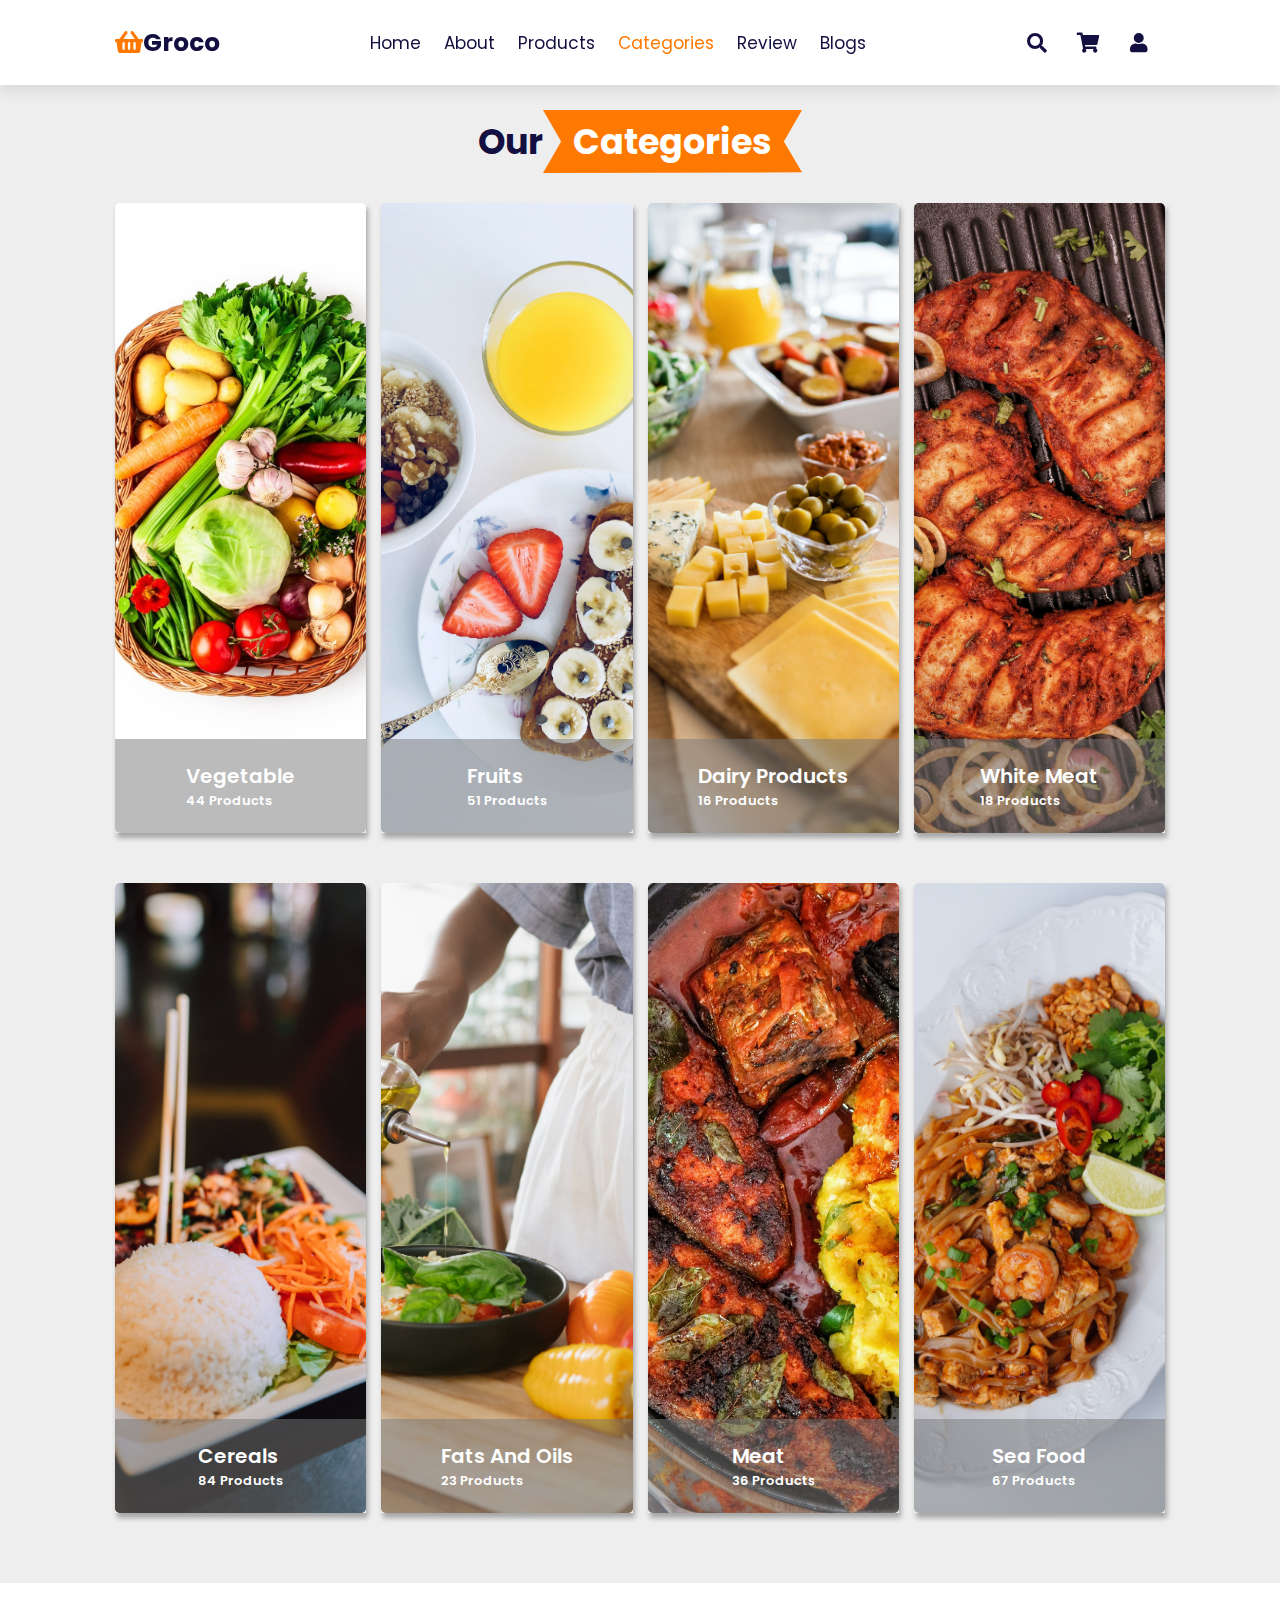
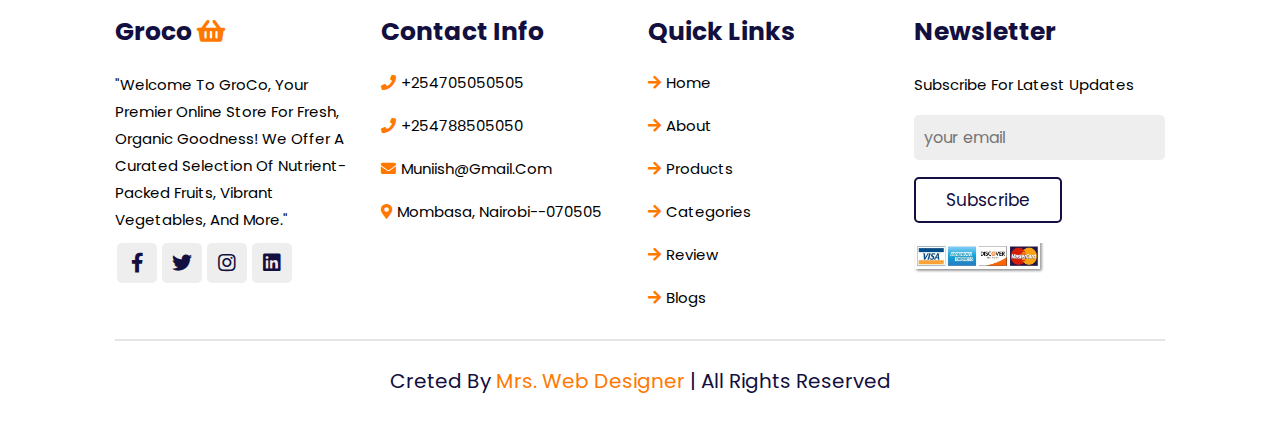
<file: categories.html>
<!DOCTYPE html>
<html lang="en">
<head>
    <meta charset="UTF-8">
    <meta name="viewport" content="width=device-width, initial-scale=1.0">
    <title> complete responsive Grocery website esign tutorial</title>
   
  <link rel= "stylesheet" href="https://cdn.jsdelivr.net/npm/swiper@11/swiper-bundle.min.css"/>
    <!-- font awesome cdn link -->
   <link rel="stylesheet" href="https://cdnjs.cloudflare.com/ajax/libs/font-awesome/5.15.4/css/all.min.css">
   <!-- custom css file link -->
   <link rel="stylesheet" href="categories.css">
</head>
<body>
   <!--header section start  -->
<header class="header">
  <a href="index.html" class="logo"><i class="fas fa-shopping-basket"></i>groco</a>
   <nav class="navbar">
    <a href="index.html">home</a>
    <a href="./features.html #features">about</a>
    <a href="./grocery.html">products</a>
    <a href="./categories.html #categories"  style="color: #ff7800;">categories</a>
    <a href="./reviews.html  #review">review</a>
    <a href="blog.html">blogs</a>
   </nav> 
   <div class="icons">
    <div class="fas fa-bars" id="menu-btn"></div>
    <div class="fas fa-search" id="search-btn"></div>
    <div class="fas fa-shopping-cart" id="cart-btn"></div>
    <div class="fas fa-user" id="login-btn"></div>
   </div>
   <form action="" class="search-form">
    <input type="text"  id="search-box" placeholder="search here...">
    <label for="search-box" class="fas fa-search"></label>
   </form>

   <div class="shopping-cart">
    <div class="box">
        <i class="fas fa-trash"></i>
        <img src="images/watermelon-removebg-preview.png" alt="">
        <div class="content">
            <h3>watermelon</h3>
            <span class="price">$4.99/-</span>
            <span class="quantity">qty : 1</span>
        </div>
    </div>

    <div class="box">
        <i class="fas fa-trash"></i>
        <img src="images/onion.jfif" alt="">
        <div class="content">
            <h3>Onions</h3>
            <span class="price">$4.99/-</span>
            <span class="quantity">qty : 1</span>
        </div>
    </div>

    <div class="box">
        <i class="fas fa-trash"></i>
        <img src="images/chicken.jfif" alt="">
        <div class="content">
            <h3>chicken</h3>
            <span class="price">$4.99/-</span>
            <span class="quantity">qty : 1</span>
        </div>
    </div>

     <div class="total">total : $19.69/-</div>
     <a href="#" class="btn">checkout</a>
   </div>
  <form action="" class="login-form">
    <h3>login now</h3>
    <input type="email" placeholder="your email" class="box">
    <input type="password" placeholder="your password" class="box">
    <p>forget your password <a href="#"> click here</a></p>
    <p>don't have an account <a href="#"> create now</a></p>

    <input type="submit" value="login now" class="btn">
  </form>
</header>
   <!-- header section ends -->

<!-- categories section start -->
<section class="categories" id="categories" style="margin-top: 70px;">
  <h1 class="heading">our<span>categories</span></h1>
  <div class="box-container">
        <div class="boxes">
         
          <img src="images/vegiz.jpg"  class="image" >
          <div class="overlay">
              <div class="text">Vegetable<br> <p>44 products</p></div>
          </div>
        </div>

        <div class="boxes">
         
          <img src="images/fruit.jpg"  class="image" >
          <div class="overlay">
              <div class="text">Fruits<br> <p>51 products</p></div>
          </div>
        </div>


        <div class="boxes">
          
          <img src="images/dairy.jpg"  class="image" >
          <div class="overlay">
              <div class="text">Dairy Products<br> <p>16 products</p></div>
          </div>
        </div>

        <div class="boxes">
          <img src="images/whitemeat.jpg"  class="image" >
          <div class="overlay">
              <div class="text">White Meat<br> <p>18 products</p></div>
          </div>
        </div>
  </div>
  
    <div class="box-container">
        <div class="boxes">
          
          <img src="images/rice.jpg"  class="image" >
          <div class="overlay">
              <div class="text">Cereals<br> <p>84 products</p></div>
          </div>
        </div>
      
        <div class="boxes">
          
          <img src="images/oils.jpg"  class="image" >
          <div class="overlay">
              <div class="text">Fats and Oils<br> <p>23 products</p></div>
          </div>
        </div>
      
      
        <div class="boxes">
          
          <img src="images/meat.jpg"  class="image" >
          <div class="overlay">
              <div class="text">Meat <br> <p>36 products</p> </div>
          </div>
        </div>
      
        <div class="boxes">
         
          <img src="images/seafood.jpg"  class="image" >
          <div class="overlay">
              <div class="text">Sea Food <br><p>67 products</p></div>
              
          </div>
        </div>
  
      </div>
</div>
</section>


<!-- categories section ends -->

<!--footer section starts  -->

<section class="footer">

  <div class="box-container">
    <div class="box">
      <h3> groco <i class="fas fa-shopping-basket"></i></h3>
      <p>"Welcome to GroCo, your premier online store for fresh, 
      organic goodness! We offer a curated selection of 
      nutrient-packed fruits, vibrant vegetables, and more."</p>
      <div class="share">
       <a href="#" class="fab fa-facebook-f"></a>
       <a href="#" class="fab fa-twitter"></a>
       <a href="#" class="fab fa-instagram"></a>
       <a href="#" class="fab fa-linkedin"></a>
      </div>
    </div>

    <div class="box">
      <h3>contact info</h3>
     <a class="links"><i class="fas fa-phone"></i>+254705050505</a>
     <a class="links"><i class="fas fa-phone"></i>+254788505050</a>
     <a href="https://accounts.google.com/v3/signin/identifier?continue=https%3A%2F%2Fmail.google.com%2Fmail%2Fu%2F0%2F&emr=1&followup=https%3A%2F%2Fmail.google.com%2Fmail%2Fu%2F0%2F&ifkv=ASKXGp15_FXkhKuYsOzdYVqsfHTfqHT9bjMeE0r5cxJAUHcgPiDcLiLF7ARStUMpCxcRbHGg9-Xe&osid=1&passive=1209600&service=mail&flowName=GlifWebSignIn&flowEntry=ServiceLogin&dsh=S17710161%3A1702918847259679&theme=glif" target="_blank" class="links"><i class="fas fa-envelope"></i>muniish@gmail.com</a>
     <a href="https://www.google.com/maps/d/viewer?mid=1gPZgfHsrHQtiGXDDlv1_yP7EbwU&hl=en_US&ll=-4.025677999999988%2C39.719793&z=17" target="_blank" class="links"><i class="fas fa-map-marker-alt"></i>Mombasa, Nairobi--070505</a>
    </div>

    <div class="box">
      <h3>Quick links</h3>
      <a href="./index.html" class="links"><i class="fas fa-arrow-right"></i>home</a>
      <a href="./features.html" class="links"><i class="fas fa-arrow-right"></i>about</a>
      <a href="./grocery.html" class="links"><i class="fas fa-arrow-right"></i>products</a>
      <a href="./categories.html" class="links"><i class="fas fa-arrow-right"></i>categories</a>
      <a href="./reviews.html" class="links"><i class="fas fa-arrow-right"></i>review</a>
      <a href="./blog.html" class="links"><i class="fas fa-arrow-right"></i>blogs</a>
    </div>

    <div class="box">
      <h3>newsletter</h3>
     <p>subscribe for latest updates</p>
     <input type="text"  placeholder="your email" class="email">
     <input type="submit" value="subscribe" class="btn">
     <img src="images/payment.jpg"  class="payment-img" alt="">
    </div>

  </div>

  <div class="credit"> creted by <span> mrs. web designer </span> | all rights reserved </div>


</section>
<!-- footer section ends -->



























    <!-- custom js file -->
    <script src="https://cdn.jsdelivr.net/npm/swiper@11/swiper-bundle.min.js"></script>
    <script src="grocery.js"></script>
</body>
</html>
</file>
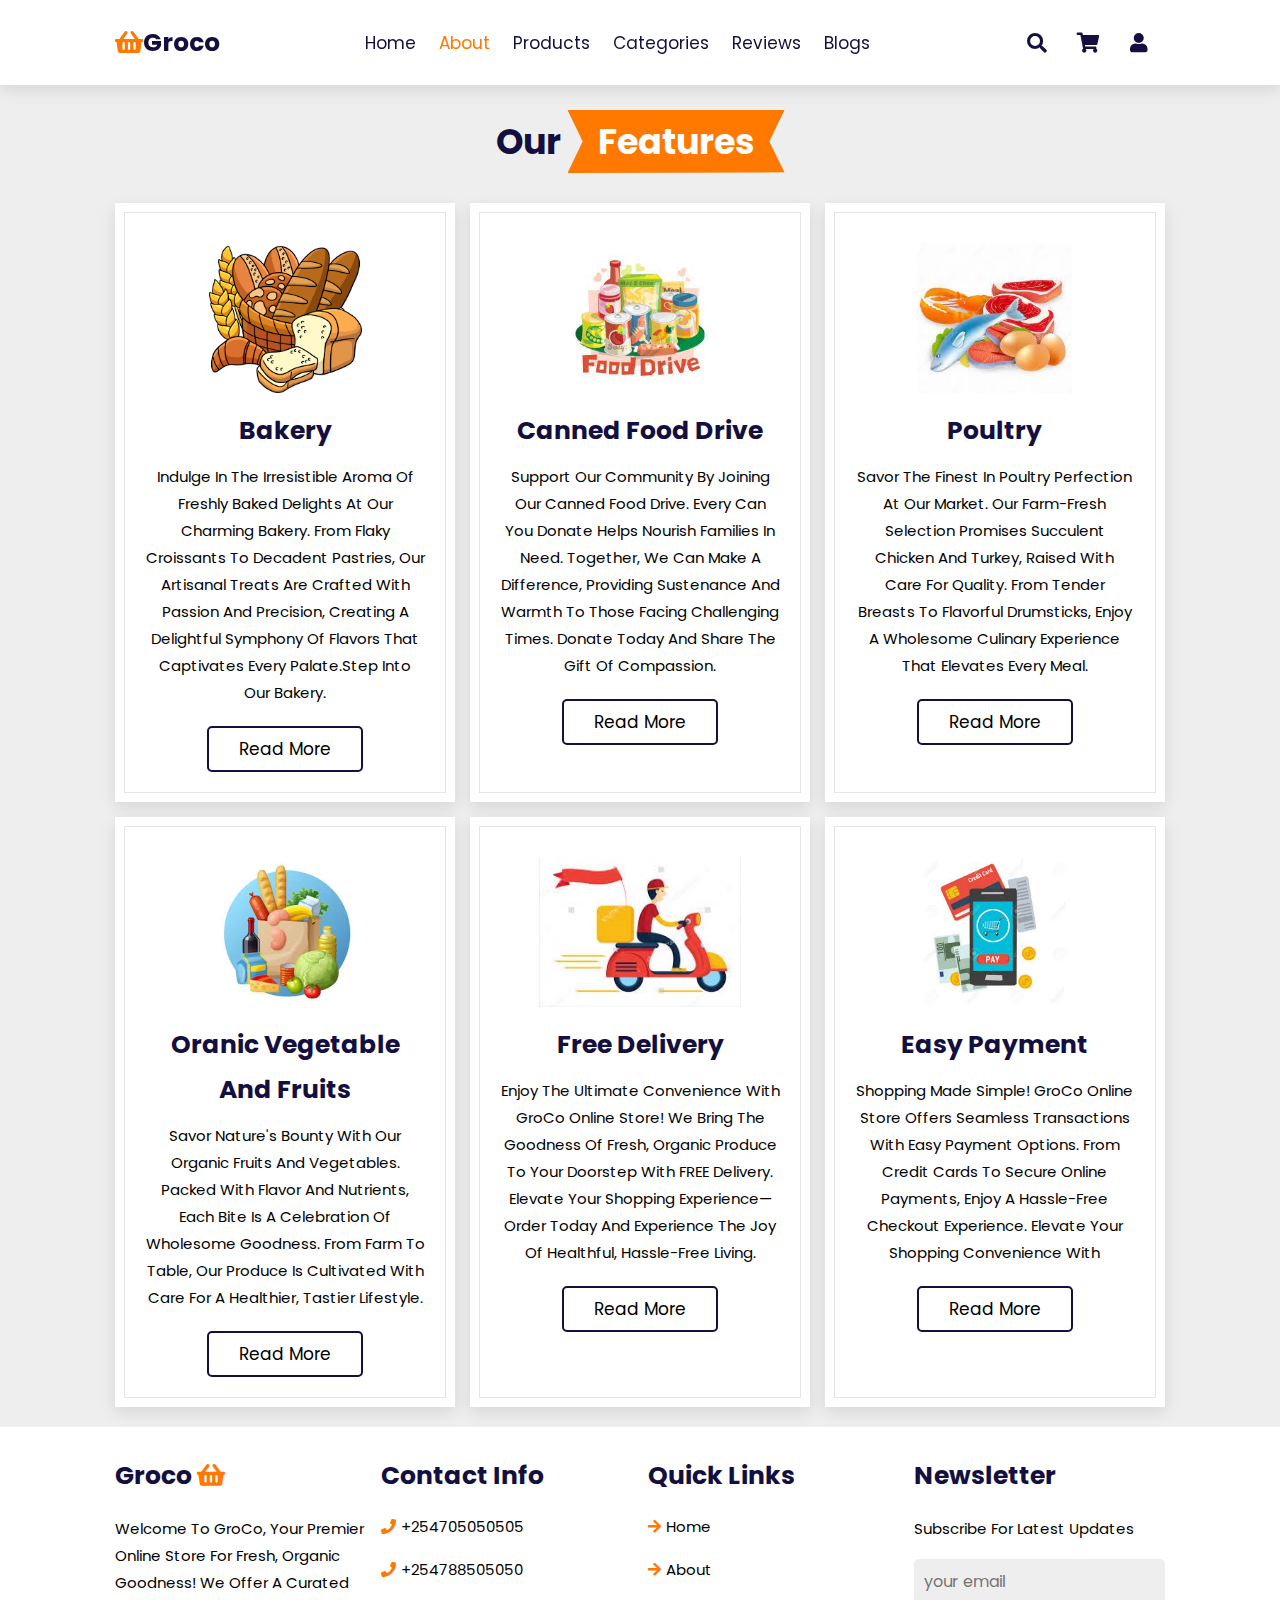
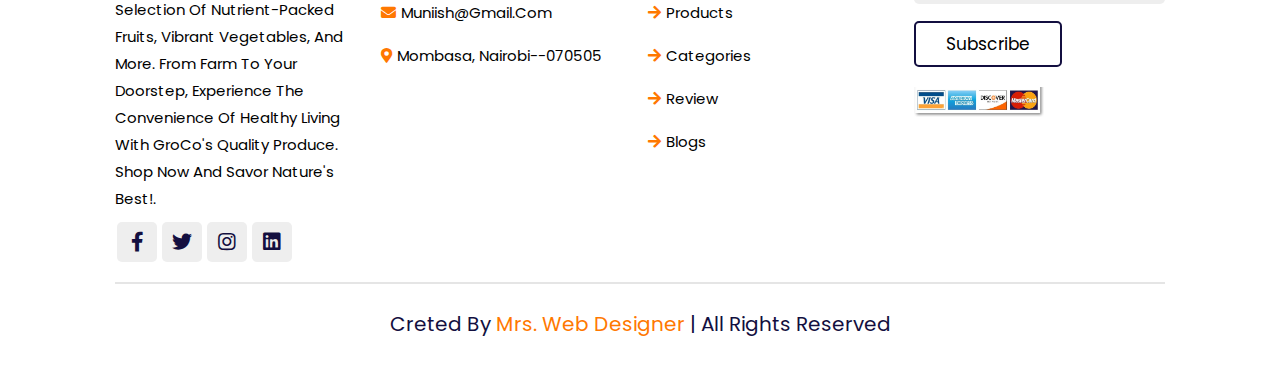
<file: features.html>
<!DOCTYPE html>
<html lang="en">
<head>
    <meta charset="UTF-8">
    <meta name="viewport" content="width=device-width, initial-scale=1.0">
    <title> complete responsive Grocery website esign tutorial</title>
   
  <link rel= "stylesheet" href="https://cdn.jsdelivr.net/npm/swiper@11/swiper-bundle.min.css"/>
    <!-- font awesome cdn link -->
   <link rel="stylesheet" href="https://cdnjs.cloudflare.com/ajax/libs/font-awesome/5.15.4/css/all.min.css">
   <!-- custom css file link -->
   <link rel="stylesheet" href="grocery.css">
</head>
<body>
   <!--header section start  -->
<header class="header">
  <a href="index.html" class="logo"><i class="fas fa-shopping-basket"></i>groco</a>
   <nav class="navbar">
    <a href="index.html" >home</a>
    <a href="./features.html #features" style="color: #ff7800;">About</a>
    <a href="./grocery.html">products</a>
    <a href="categories.html">categories</a>
    <a href="./reviews.html">reviews</a>
    <a href="blog.html">blogs</a>
   </nav> 
   <div class="icons">
    <div class="fas fa-bars" id="menu-btn"></div>
    <div class="fas fa-search" id="search-btn"></div>
    <div class="fas fa-shopping-cart" id="cart-btn"></div>
    <div class="fas fa-user" id="login-btn"></div>
   </div>
   <form action="" class="search-form">
    <input type="text"  id="search-box" placeholder="search here...">
    <label for="search-box" class="fas fa-search"></label>
   </form>

   <div class="shopping-cart">
    <div class="box">
        <i class="fas fa-trash"></i>
        <img src="images/watermelon-removebg-preview.png" alt="">
        <div class="content">
            <h3>watermelon</h3>
            <span class="price">$4.99/-</span>
            <span class="quantity">qty : 1</span>
        </div>
    </div>

    <div class="box">
        <i class="fas fa-trash"></i>
        <img src="images/onion.jfif" alt="">
        <div class="content">
            <h3>Onions</h3>
            <span class="price">$4.99/-</span>
            <span class="quantity">qty : 1</span>
        </div>
    </div>

    <div class="box">
        <i class="fas fa-trash"></i>
        <img src="images/chicken.jfif" alt="">
        <div class="content">
            <h3>chicken</h3>
            <span class="price">$4.99/-</span>
            <span class="quantity">qty : 1</span>
        </div>
    </div>

     <div class="total">total : $19.69/-</div>
     <a href="#" class="btn">checkout</a>
   </div>
  <form action="" class="login-form">
    <h3>login now</h3>
    <input type="email" placeholder="your email" class="box">
    <input type="password" placeholder="your password" class="box">
    <p>forget your password <a href="#"> click here</a></p>
    <p>don't have an account <a href="#"> create now</a></p>

    <input type="submit" value="login now" class="btn">
  </form>
</header>
   <!-- header section ends -->

<!-- features section start -->

<section class="features" id="features" style="margin-top: 70px;">
    <h1 class="heading">our <span>features</span></h1>
    <div class="box-container">
      <div class="box">
        <img src="images/bakery.png" alt="">
        <h3>bakery</h3>
        <p>Indulge in the irresistible aroma of 
        freshly baked delights at our charming 
        bakery. From flaky croissants to decadent 
        pastries, our artisanal treats are crafted 
        with passion and precision, creating a 
        delightful symphony of flavors that 
        captivates every palate.Step into our bakery.</p>
         <a href="#" class="btn">Read more</a>
      </div>  
      <div class="box">
        <img src="images/food.jfif" alt="">
        <h3>canned food drive </h3>
        <p>Support our community by joining our canned 
        food drive. Every can you donate helps nourish 
        families in need. Together, we can make a 
        difference, providing sustenance and warmth 
        to those facing challenging times. Donate 
        today and share the gift of compassion.
        </p>
         <a href="#" class="btn">Read more</a>
      </div>  
      <div class="box">
        <img src="images/poultry.jpg" alt="">
        <h3>poultry</h3>
        <p> 
          Savor the finest in poultry perfection at our 
          market. Our farm-fresh selection promises 
          succulent chicken and turkey, raised with 
          care for quality. From tender breasts to 
          flavorful drumsticks, enjoy a wholesome 
          culinary experience that elevates every meal.
      </p>
         <a href="#" class="btn">Read more</a>
      </div>

      <div class="box">
        <img src="images/fresh and organic.jfif" alt="">
        <h3>oranic vegetable and fruits</h3>
        <p>Savor nature's bounty with our organic fruits 
        and vegetables. Packed with flavor and nutrients, 
        each bite is a celebration of wholesome goodness. 
        From farm to table, our produce is cultivated 
        with care for a healthier, tastier lifestyle.</p>
         <a href="#" class="btn">Read more</a>
      </div>  
      <div class="box">
        <img src="images/free delivery.jpg" alt="">
        <h3>free delivery</h3>
        <p>Enjoy the ultimate convenience with GroCo Online Store! 
        We bring the goodness of fresh, organic produce to your 
        doorstep with FREE delivery. Elevate your shopping 
        experience—order today and experience the joy of 
        healthful, hassle-free living.</p>
         <a href="#" class="btn">Read more</a>
      </div>  
      <div class="box">
        <img src="images/Easy payment.jfif" alt="">
        <h3>Easy payment</h3>
        <p>
        Shopping made simple! GroCo Online Store offers 
        seamless transactions with easy payment options. 
        From credit cards to secure online payments, 
        enjoy a hassle-free checkout experience. 
        Elevate your shopping convenience with
      </p>
         <a href="#" class="btn">Read more</a>
      </div> 
      



    </div>
</section>
<!-- feature section ends -->



<!--footer section starts  -->

<section class="footer">

  <div class="box-container">
    <div class="box">
      <h3> groco <i class="fas fa-shopping-basket"></i></h3>
      <p>Welcome to GroCo, your premier online store for fresh, 
      organic goodness! We offer a curated selection of nutrient-packed 
      fruits, vibrant vegetables, and more. From farm to your doorstep, 
      experience the convenience of healthy living with GroCo's quality 
      produce. Shop now and savor nature's best!.</p>
      <div class="share">
       <a href="#" class="fab fa-facebook-f"></a>
       <a href="#" class="fab fa-twitter"></a>
       <a href="#" class="fab fa-instagram"></a>
       <a href="#" class="fab fa-linkedin"></a>
      </div>
    </div>

    <div class="box">
      <h3>contact info</h3>
     <a class="links"><i class="fas fa-phone"></i>+254705050505</a>
     <a class="links"><i class="fas fa-phone"></i>+254788505050</a>
     <a href="https://accounts.google.com/v3/signin/identifier?continue=https%3A%2F%2Fmail.google.com%2Fmail%2Fu%2F0%2F&emr=1&followup=https%3A%2F%2Fmail.google.com%2Fmail%2Fu%2F0%2F&ifkv=ASKXGp15_FXkhKuYsOzdYVqsfHTfqHT9bjMeE0r5cxJAUHcgPiDcLiLF7ARStUMpCxcRbHGg9-Xe&osid=1&passive=1209600&service=mail&flowName=GlifWebSignIn&flowEntry=ServiceLogin&dsh=S17710161%3A1702918847259679&theme=glif" target="_blank" class="links"><i class="fas fa-envelope"></i>muniish@gmail.com</a>
     <a href="https://www.google.com/maps/d/viewer?mid=1gPZgfHsrHQtiGXDDlv1_yP7EbwU&hl=en_US&ll=-4.025677999999988%2C39.719793&z=17" target="_blank" class="links"><i class="fas fa-map-marker-alt"></i>Mombasa, Nairobi--070505</a>
    </div>

    <div class="box">
      <h3>Quick links</h3>
      <a href="./index.html" class="links"><i class="fas fa-arrow-right"></i>home</a>
      <a href="./features.html" class="links"><i class="fas fa-arrow-right"></i>about</a>
      <a href="./grocery.html" class="links"><i class="fas fa-arrow-right"></i>products</a>
      <a href="./categories.html" class="links"><i class="fas fa-arrow-right"></i>categories</a>
      <a href="./reviews.html" class="links"><i class="fas fa-arrow-right"></i>review</a>
      <a href="./blog.html" class="links"><i class="fas fa-arrow-right"></i>blogs</a>
    </div>

    <div class="box">
      <h3>newsletter</h3>
     <p>subscribe for latest updates</p>
     <input type="text"  placeholder="your email" class="email">
     <input type="submit" value="subscribe" class="btn">
     <img src="images/payment.jpg"  class="payment-img" alt="">
    </div>

  </div>

  <div class="credit"> creted by <span> mrs. web designer </span> | all rights reserved </div>


</section>



















<!-- footer section ends -->



























    <!-- custom js file -->
    <script src="https://cdn.jsdelivr.net/npm/swiper@11/swiper-bundle.min.js"></script>
    <script src="grocery.js"></script>
</body>
</html>
</file>
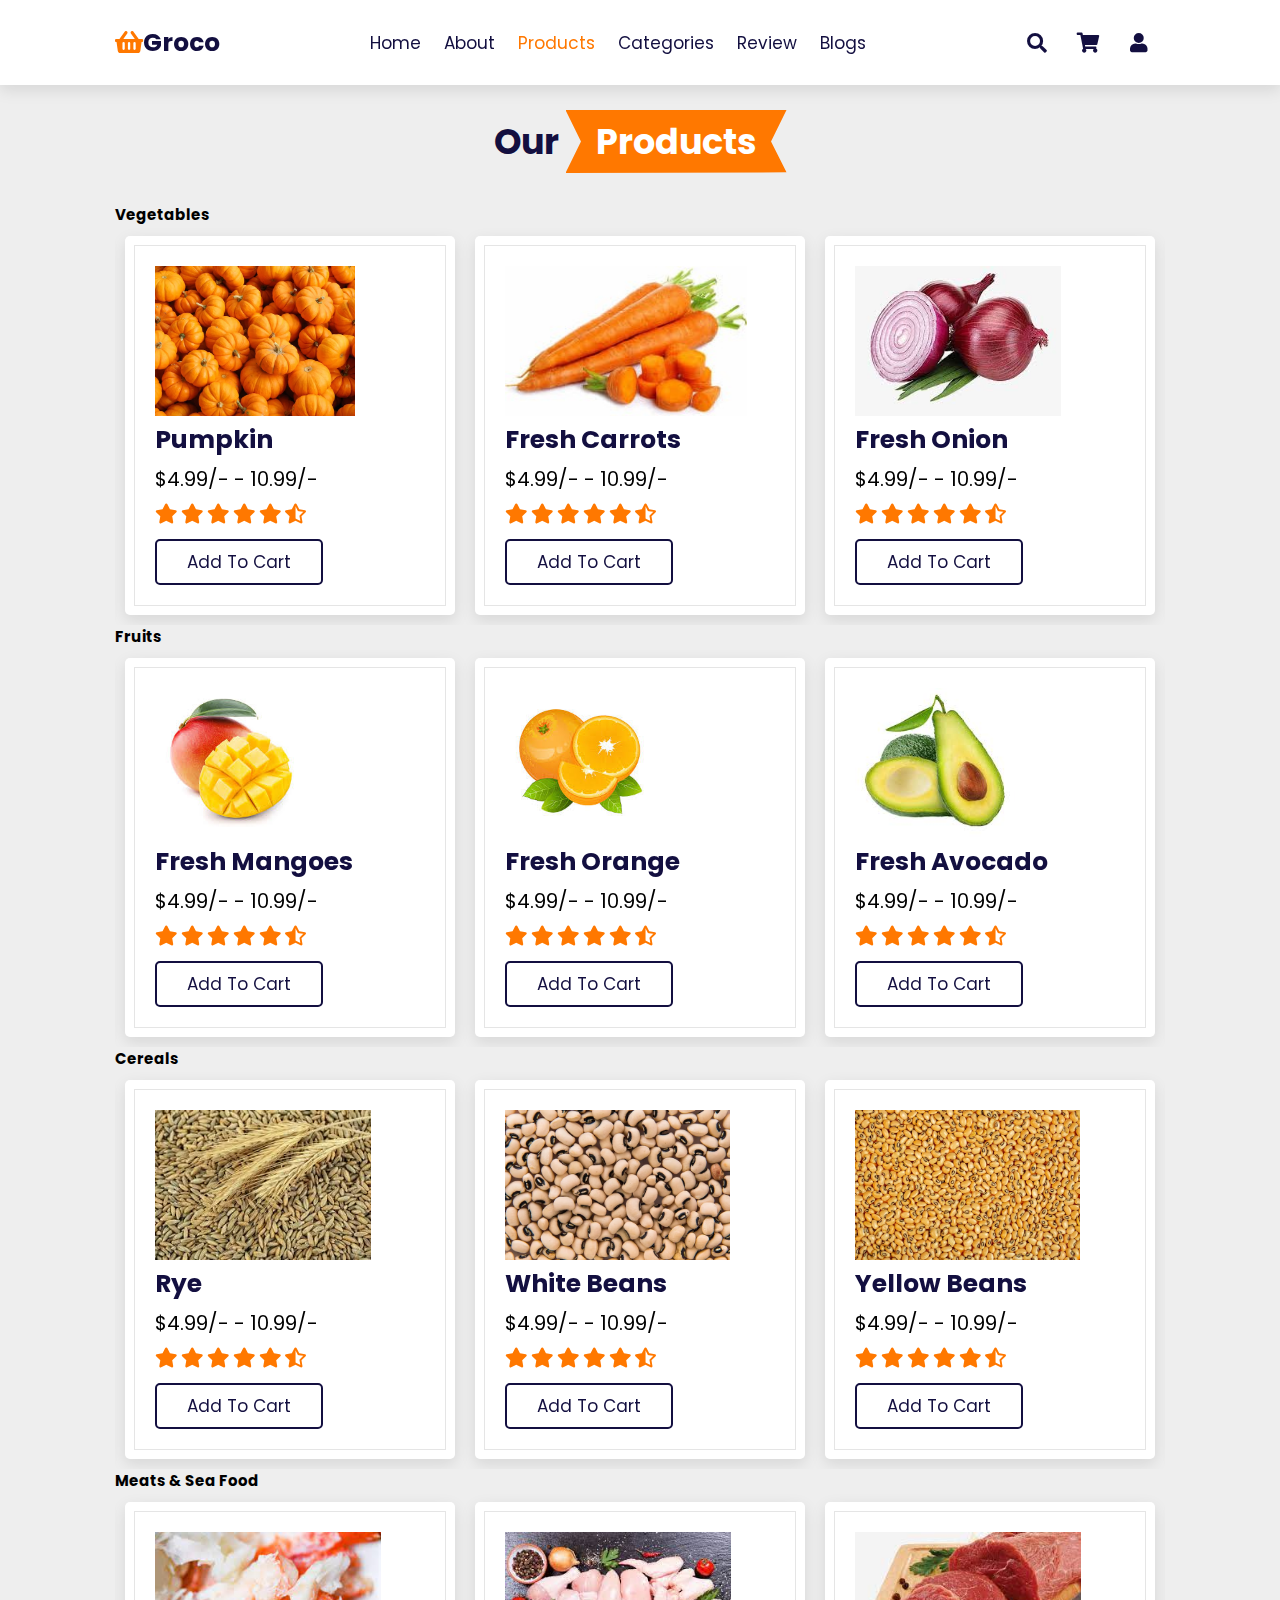
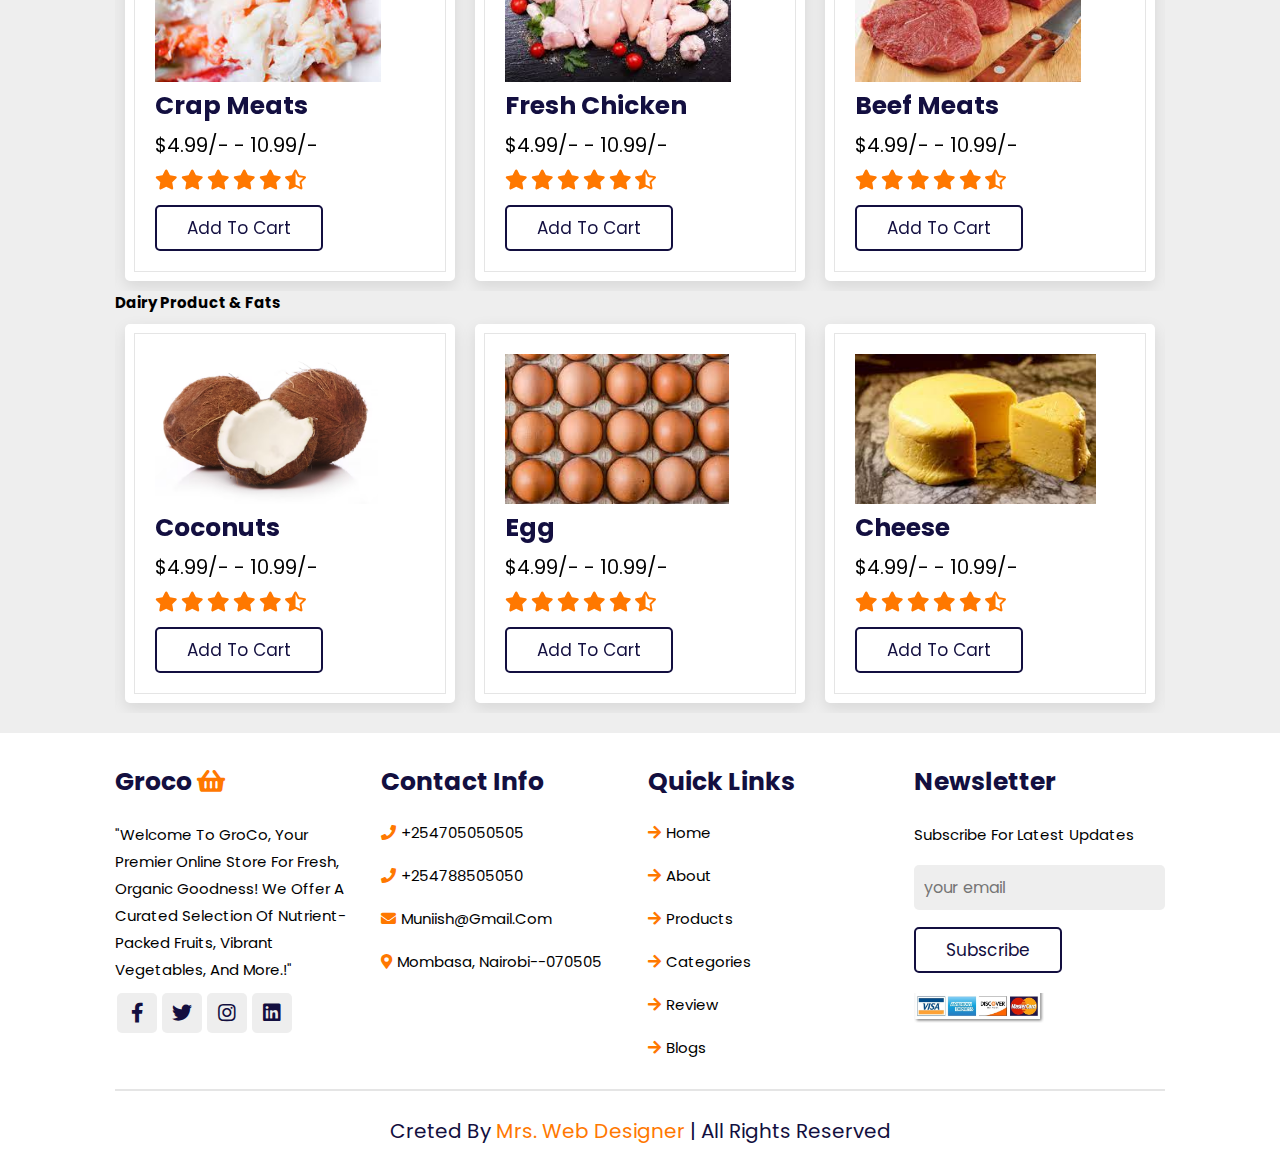
<file: grocery.html>
<!DOCTYPE html>
<html lang="en">
<head>
    <meta charset="UTF-8">
    <meta name="viewport" content="width=device-width, initial-scale=1.0">
    <title> complete responsive Grocery website esign tutorial</title>
   
  <link rel= "stylesheet" href="https://cdn.jsdelivr.net/npm/swiper@11/swiper-bundle.min.css"/>
    <!-- font awesome cdn link -->
   <link rel="stylesheet" href="https://cdnjs.cloudflare.com/ajax/libs/font-awesome/5.15.4/css/all.min.css">
   <!-- custom css file link -->
   <link rel="stylesheet" href="product.css">
</head>
<body>
   <!--header section start  -->
<header class="header">
  <a href="index.html" class="logo"><i class="fas fa-shopping-basket"></i>groco</a>
   <nav class="navbar">
    <a href="index.html" >home</a>
    <a href="./features.html #features">about</a>
    <a href="./grocery.html" style="color: #ff7800;">products</a>
    <a href="categories.html">categories</a>
    <a href="./reviews.html #review">review</a>
    <a href="blog.html">blogs</a>
   </nav> 
   <div class="icons">
    <div class="fas fa-bars" id="menu-btn"></div>
    <div class="fas fa-search" id="search-btn"></div>
    <div class="fas fa-shopping-cart" id="cart-btn"></div>
    <div class="fas fa-user" id="login-btn"></div>
   </div>
   <form action="" class="search-form">
    <input type="text"  id="search-box" placeholder="search here...">
    <label for="search-box" class="fas fa-search"></label>
   </form>

   <div class="shopping-cart">
    <div class="box">
        <i class="fas fa-trash"></i>
        <img src="images/watermelon-removebg-preview.png" alt="">
        <div class="content">
            <h3>watermelon</h3>
            <span class="price">$4.99/-</span>
            <span class="quantity">qty : 1</span>
        </div>
    </div>

    <div class="box">
        <i class="fas fa-trash"></i>
        <img src="images/onion.jfif" alt="">
        <div class="content">
            <h3>Onions</h3>
            <span class="price">$4.99/-</span>
            <span class="quantity">qty : 1</span>
        </div>
    </div>

    <div class="box">
        <i class="fas fa-trash"></i>
        <img src="images/chicken2.jfif" alt="">
        <div class="content">
            <h3>chicken</h3>
            <span class="price">$4.99/-</span>
            <span class="quantity">qty : 1</span>
        </div>
    </div>

     <div class="total">total : $19.69/-</div>
     <a href="#" class="btn">checkout</a>
   </div>
  <form action="" class="login-form">
    <h3>login now</h3>
    <input type="email" placeholder="your email" class="box">
    <input type="password" placeholder="your password" class="box">
    <p>forget your password <a href="#"> click here</a></p>
    <p>don't have an account <a href="#"> create now</a></p>

    <input type="submit" value="login now" class="btn">
  </form>
</header>
   <!-- header section ends -->

<!-- products section start -->

<section class="products" id="products" style="margin-top: 70px;">
    <h1 class="heading">our <span>products</span></h1>
    <h2 class="head"><span>vegetables</span></h2>
    <div class=" swiper product-slider">
        <div class="swiper-wrapper">
            <div class="swiper-slide box">
             <img src="images/fresh carrot.jpg" alt="">
             <h3>fresh carrots</h3>
             <div class="price"> $4.99/- - 10.99/-</div> 
               <div class="star">
                <i class="fas fa-star"></i>
                <i class="fas fa-star"></i>
                <i class="fas fa-star"></i>
                <i class="fas fa-star"></i>
                <i class="fas fa-star"></i>
                <i class="fas fa-star-half-alt"></i>
               </div>
               <a href="#" class="btn">add to cart</a>
            </div>
            <div class="swiper-slide box">
                <img src="images/fresh onion.jfif" alt="">
                <h3>fresh onion</h3>
                <div class="price"> $4.99/- - 10.99/-</div> 
                  <div class="star">
                   <i class="fas fa-star"></i>
                   <i class="fas fa-star"></i>
                   <i class="fas fa-star"></i>
                   <i class="fas fa-star"></i>
                   <i class="fas fa-star"></i>
                   <i class="fas fa-star-half-alt"></i>
                  </div>
                  <a href="#" class="btn">add to cart</a>
               </div>
               <div class="swiper-slide box">
                <img src="images/fresh cabbage.jfif" alt="">
                <h3> fresh cabbages</h3>
                <div class="price"> $4.99/- - 10.99/-</div> 
                  <div class="star">
                   <i class="fas fa-star"></i>
                   <i class="fas fa-star"></i>
                   <i class="fas fa-star"></i>
                   <i class="fas fa-star"></i>
                   <i class="fas fa-star"></i>
                   <i class="fas fa-star-half-alt"></i>
                  </div>
                  <a href="#" class="btn">add to cart</a>
               </div>
               <div class="swiper-slide box">
                <img src="images/coriander.jpg" alt="">
                <h3>coriander</h3>
                <div class="price"> $4.99/- - 10.99/-</div> 
                  <div class="star">
                   <i class="fas fa-star"></i>
                   <i class="fas fa-star"></i>
                   <i class="fas fa-star"></i>
                   <i class="fas fa-star"></i>
                   <i class="fas fa-star"></i>
                   <i class="fas fa-star-half-alt"></i>
                  </div>
                  <a href="#" class="btn">add to cart</a>
               </div>

               <div class="swiper-slide box">
                <img src="images/colflower.jpg" alt="">
                <h3>colflowers</h3>
                <div class="price"> $4.99/- - 10.99/-</div> 
                  <div class="star">
                   <i class="fas fa-star"></i>
                   <i class="fas fa-star"></i>
                   <i class="fas fa-star"></i>
                   <i class="fas fa-star"></i>
                   <i class="fas fa-star"></i>
                   <i class="fas fa-star-half-alt"></i>
                  </div>
                  <a href="#" class="btn">add to cart</a>
               </div>
               <div class="swiper-slide box">
                   <img src="images/tomato.avif" alt="">
                   <h3>fresh tomatoes</h3>
                   <div class="price"> $4.99/- - 10.99/-</div> 
                     <div class="star">
                      <i class="fas fa-star"></i>
                      <i class="fas fa-star"></i>
                      <i class="fas fa-star"></i>
                      <i class="fas fa-star"></i>
                      <i class="fas fa-star"></i>
                      <i class="fas fa-star-half-alt"></i>
                     </div>
                     <a href="#" class="btn">add to cart</a>
                  </div>
                  <div class="swiper-slide box">
                   <img src="images/spinach.jpg" alt="">
                   <h3>fresh spinach</h3>
                   <div class="price"> $4.99/- - 10.99/-</div> 
                     <div class="star">
                      <i class="fas fa-star"></i>
                      <i class="fas fa-star"></i>
                      <i class="fas fa-star"></i>
                      <i class="fas fa-star"></i>
                      <i class="fas fa-star"></i>
                      <i class="fas fa-star-half-alt"></i>
                     </div>
                     <a href="#" class="btn">add to cart</a>
                  </div>
                  <div class="swiper-slide box">
                   <img src="images/pepper.jpg" alt="">
                   <h3>fresh bell pepper</h3>
                   <div class="price"> $4.99/- - 10.99/-</div> 
                     <div class="star">
                      <i class="fas fa-star"></i>
                      <i class="fas fa-star"></i>
                      <i class="fas fa-star"></i>
                      <i class="fas fa-star"></i>
                      <i class="fas fa-star"></i>
                      <i class="fas fa-star-half-alt"></i>
                     </div>
                     <a href="#" class="btn">add to cart</a>
                  </div>

                  <div class="swiper-slide box">
                    <img src="images/chili.avif" alt="">
                    <h3>fresh chili</h3>
                    <div class="price"> $4.99/- - 10.99/-</div> 
                      <div class="star">
                       <i class="fas fa-star"></i>
                       <i class="fas fa-star"></i>
                       <i class="fas fa-star"></i>
                       <i class="fas fa-star"></i>
                       <i class="fas fa-star"></i>
                       <i class="fas fa-star-half-alt"></i>
                      </div>
                      <a href="#" class="btn">add to cart</a>
                   </div>
                   <div class="swiper-slide box">
                    <img src="images/pubkin.avif" alt="">
                    <h3>pumpkin</h3>
                    <div class="price"> $4.99/- - 10.99/-</div> 
                      <div class="star">
                       <i class="fas fa-star"></i>
                       <i class="fas fa-star"></i>
                       <i class="fas fa-star"></i>
                       <i class="fas fa-star"></i>
                       <i class="fas fa-star"></i>
                       <i class="fas fa-star-half-alt"></i>
                      </div>
                      <a href="#" class="btn">add to cart</a>
                   </div>
        </div>
    </div>
    <h2 class="head"><span>fruits</span></h2>
    <div class=" swiper product-slider">
        <div class="swiper-wrapper">
            <div class="swiper-slide box">
             <img src="images/fresh orange.jfif" alt="">
             <h3>fresh orange</h3>
             <div class="price"> $4.99/- - 10.99/-</div> 
               <div class="star">
                <i class="fas fa-star"></i>
                <i class="fas fa-star"></i>
                <i class="fas fa-star"></i>
                <i class="fas fa-star"></i>
                <i class="fas fa-star"></i>
                <i class="fas fa-star-half-alt"></i>
               </div>
               <a href="#" class="btn">add to cart</a>
            </div>
            <div class="swiper-slide box">
                <img src="images/fresh avocado.jfif" alt="">
                <h3>fresh avocado</h3>
                <div class="price"> $4.99/- - 10.99/-</div> 
                  <div class="star">
                   <i class="fas fa-star"></i>
                   <i class="fas fa-star"></i>
                   <i class="fas fa-star"></i>
                   <i class="fas fa-star"></i>
                   <i class="fas fa-star"></i>
                   <i class="fas fa-star-half-alt"></i>
                  </div>
                  <a href="#" class="btn">add to cart</a>
               </div>
               <div class="swiper-slide box">
                <img src="images/strawberry.jpeg" alt="">
                <h3>fresh strawberry</h3>
                <div class="price"> $4.99/- - 10.99/-</div> 
                  <div class="star">
                   <i class="fas fa-star"></i>
                   <i class="fas fa-star"></i>
                   <i class="fas fa-star"></i>
                   <i class="fas fa-star"></i>
                   <i class="fas fa-star"></i>
                   <i class="fas fa-star-half-alt"></i>
                  </div>
                  <a href="#" class="btn">add to cart</a>
               </div>
               <div class="swiper-slide box">
                <img src="images/blueberry.jpg" alt="">
                <h3> fresh blue berry</h3>
                <div class="price"> $4.99/- - 10.99/-</div> 
                  <div class="star">
                   <i class="fas fa-star"></i>
                   <i class="fas fa-star"></i>
                   <i class="fas fa-star"></i>
                   <i class="fas fa-star"></i>
                   <i class="fas fa-star"></i>
                   <i class="fas fa-star-half-alt"></i>
                  </div>
                  <a href="#" class="btn">add to cart</a>
               </div>

               <div class="swiper-slide box">
                <img src="images/grapes.jpeg" alt="">
                <h3>fresh grapes</h3>
                <div class="price"> $4.99/- - 10.99/-</div> 
                  <div class="star">
                   <i class="fas fa-star"></i>
                   <i class="fas fa-star"></i>
                   <i class="fas fa-star"></i>
                   <i class="fas fa-star"></i>
                   <i class="fas fa-star"></i>
                   <i class="fas fa-star-half-alt"></i>
                  </div>
                  <a href="#" class="btn">add to cart</a>
               </div>
               <div class="swiper-slide box">
                   <img src="images/jerry.jpeg" alt="">
                   <h3>fresh cherry</h3>
                   <div class="price"> $4.99/- - 10.99/-</div> 
                     <div class="star">
                      <i class="fas fa-star"></i>
                      <i class="fas fa-star"></i>
                      <i class="fas fa-star"></i>
                      <i class="fas fa-star"></i>
                      <i class="fas fa-star"></i>
                      <i class="fas fa-star-half-alt"></i>
                     </div>
                     <a href="#" class="btn">add to cart</a>
                  </div>
                  <div class="swiper-slide box">
                   <img src="images/watermelon.jpg" alt="">
                   <h3> fresh watermelon</h3>
                   <div class="price"> $4.99/- - 10.99/-</div> 
                     <div class="star">
                      <i class="fas fa-star"></i>
                      <i class="fas fa-star"></i>
                      <i class="fas fa-star"></i>
                      <i class="fas fa-star"></i>
                      <i class="fas fa-star"></i>
                      <i class="fas fa-star-half-alt"></i>
                     </div>
                     <a href="#" class="btn">add to cart</a>
                  </div>
                  <div class="swiper-slide box">
                   <img src="images/dragon.jfif" alt="">
                   <h3>fresh dragons</h3>
                   <div class="price"> $4.99/- - 10.99/-</div> 
                     <div class="star">
                      <i class="fas fa-star"></i>
                      <i class="fas fa-star"></i>
                      <i class="fas fa-star"></i>
                      <i class="fas fa-star"></i>
                      <i class="fas fa-star"></i>
                      <i class="fas fa-star-half-alt"></i>
                     </div>
                     <a href="#" class="btn">add to cart</a>
                  </div>

                  <div class="swiper-slide box">
                    <img src="images/fresh-beetroot-wooden-table_214995-7996.jpg" alt="">
                    <h3>fresh betroot</h3>
                    <div class="price"> $4.99/- - 10.99/-</div> 
                      <div class="star">
                       <i class="fas fa-star"></i>
                       <i class="fas fa-star"></i>
                       <i class="fas fa-star"></i>
                       <i class="fas fa-star"></i>
                       <i class="fas fa-star"></i>
                       <i class="fas fa-star-half-alt"></i>
                      </div>
                      <a href="#" class="btn">add to cart</a>
                   </div>

                   <div class="swiper-slide box">
                    <img src="images/mango.jfif" alt="">
                    <h3> fresh mangoes</h3>
                    <div class="price"> $4.99/- - 10.99/-</div> 
                      <div class="star">
                       <i class="fas fa-star"></i>
                       <i class="fas fa-star"></i>
                       <i class="fas fa-star"></i>
                       <i class="fas fa-star"></i>
                       <i class="fas fa-star"></i>
                       <i class="fas fa-star-half-alt"></i>
                      </div>
                      <a href="#" class="btn">add to cart</a>
                   </div>
               
        </div>
    </div>
    <h2 class="head"><span>cereals</span></h2>
    <div class=" swiper product-slider">
      <div class="swiper-wrapper">
          <div class="swiper-slide box">
           <img src="images/cereal1.avif" alt="">
           <h3>white beans</h3>
           <div class="price"> $4.99/- - 10.99/-</div> 
             <div class="star">
              <i class="fas fa-star"></i>
              <i class="fas fa-star"></i>
              <i class="fas fa-star"></i>
              <i class="fas fa-star"></i>
              <i class="fas fa-star"></i>
              <i class="fas fa-star-half-alt"></i>
             </div>
             <a href="#" class="btn">add to cart</a>
          </div>
          <div class="swiper-slide box">
              <img src="images/ceral2.avif" alt="">
              <h3>yellow beans</h3>
              <div class="price"> $4.99/- - 10.99/-</div> 
                <div class="star">
                 <i class="fas fa-star"></i>
                 <i class="fas fa-star"></i>
                 <i class="fas fa-star"></i>
                 <i class="fas fa-star"></i>
                 <i class="fas fa-star"></i>
                 <i class="fas fa-star-half-alt"></i>
                </div>
                <a href="#" class="btn">add to cart</a>
             </div>
             <div class="swiper-slide box">
              <img src="images/cereal3.avif" alt="">
              <h3>red beans</h3>
              <div class="price"> $4.99/- - 10.99/-</div> 
                <div class="star">
                 <i class="fas fa-star"></i>
                 <i class="fas fa-star"></i>
                 <i class="fas fa-star"></i>
                 <i class="fas fa-star"></i>
                 <i class="fas fa-star"></i>
                 <i class="fas fa-star-half-alt"></i>
                </div>
                <a href="#" class="btn">add to cart</a>
             </div>
             <div class="swiper-slide box">
              <img src="images/cereal4.jfif" alt="">
              <h3>wheats</h3>
              <div class="price"> $4.99/- - 10.99/-</div> 
                <div class="star">
                 <i class="fas fa-star"></i>
                 <i class="fas fa-star"></i>
                 <i class="fas fa-star"></i>
                 <i class="fas fa-star"></i>
                 <i class="fas fa-star"></i>
                 <i class="fas fa-star-half-alt"></i>
                </div>
                <a href="#" class="btn">add to cart</a>
             </div>

             <div class="swiper-slide box">
              <img src="images/corn.avif" alt="">
              <h3>corns</h3>
              <div class="price"> $4.99/- - 10.99/-</div> 
                <div class="star">
                 <i class="fas fa-star"></i>
                 <i class="fas fa-star"></i>
                 <i class="fas fa-star"></i>
                 <i class="fas fa-star"></i>
                 <i class="fas fa-star"></i>
                 <i class="fas fa-star-half-alt"></i>
                </div>
                <a href="#" class="btn">add to cart</a>
             </div>
             <div class="swiper-slide box">
                 <img src="images/oats.jfif" alt="">
                 <h3>oats</h3>
                 <div class="price"> $4.99/- - 10.99/-</div> 
                   <div class="star">
                    <i class="fas fa-star"></i>
                    <i class="fas fa-star"></i>
                    <i class="fas fa-star"></i>
                    <i class="fas fa-star"></i>
                    <i class="fas fa-star"></i>
                    <i class="fas fa-star-half-alt"></i>
                   </div>
                   <a href="#" class="btn">add to cart</a>
                </div>
                <div class="swiper-slide box">
                 <img src="images/millet.jfif" alt="">
                 <h3>millets</h3>
                 <div class="price"> $4.99/- - 10.99/-</div> 
                   <div class="star">
                    <i class="fas fa-star"></i>
                    <i class="fas fa-star"></i>
                    <i class="fas fa-star"></i>
                    <i class="fas fa-star"></i>
                    <i class="fas fa-star"></i>
                    <i class="fas fa-star-half-alt"></i>
                   </div>
                   <a href="#" class="btn">add to cart</a>
                </div>
                <div class="swiper-slide box">
                 <img src="images/rice.jfif" alt="">
                 <h3>rice</h3>
                 <div class="price"> $4.99/- - 10.99/-</div> 
                   <div class="star">
                    <i class="fas fa-star"></i>
                    <i class="fas fa-star"></i>
                    <i class="fas fa-star"></i>
                    <i class="fas fa-star"></i>
                    <i class="fas fa-star"></i>
                    <i class="fas fa-star-half-alt"></i>
                   </div>
                   <a href="#" class="btn">add to cart</a>
                </div>

                <div class="swiper-slide box">
                  <img src="images/barley.jfif" alt="">
                  <h3>barley</h3>
                  <div class="price"> $4.99/- - 10.99/-</div> 
                    <div class="star">
                     <i class="fas fa-star"></i>
                     <i class="fas fa-star"></i>
                     <i class="fas fa-star"></i>
                     <i class="fas fa-star"></i>
                     <i class="fas fa-star"></i>
                     <i class="fas fa-star-half-alt"></i>
                    </div>
                    <a href="#" class="btn">add to cart</a>
                 </div>

                 <div class="swiper-slide box">
                  <img src="images/rye.jfif" alt="">
                  <h3>rye</h3>
                  <div class="price"> $4.99/- - 10.99/-</div> 
                    <div class="star">
                     <i class="fas fa-star"></i>
                     <i class="fas fa-star"></i>
                     <i class="fas fa-star"></i>
                     <i class="fas fa-star"></i>
                     <i class="fas fa-star"></i>
                     <i class="fas fa-star-half-alt"></i>
                    </div>
                    <a href="#" class="btn">add to cart</a>
                 </div>
             
      </div>
  </div>


  <h2 class="head"><span>meats & sea food</span></h2>
  <div class=" swiper product-slider">
    <div class="swiper-wrapper">
        <div class="swiper-slide box">
         <img src="images/chicken2.jfif" alt="">
         <h3>fresh  chicken</h3>
         <div class="price"> $4.99/- - 10.99/-</div> 
           <div class="star">
            <i class="fas fa-star"></i>
            <i class="fas fa-star"></i>
            <i class="fas fa-star"></i>
            <i class="fas fa-star"></i>
            <i class="fas fa-star"></i>
            <i class="fas fa-star-half-alt"></i>
           </div>
           <a href="#" class="btn">add to cart</a>
        </div>
        <div class="swiper-slide box">
            <img src="images/beef meats.jfif" alt="">
            <h3>beef meats</h3>
            <div class="price"> $4.99/- - 10.99/-</div> 
              <div class="star">
               <i class="fas fa-star"></i>
               <i class="fas fa-star"></i>
               <i class="fas fa-star"></i>
               <i class="fas fa-star"></i>
               <i class="fas fa-star"></i>
               <i class="fas fa-star-half-alt"></i>
              </div>
              <a href="#" class="btn">add to cart</a>
           </div>
           <div class="swiper-slide box">
            <img src="images/camel.jfif" alt="">
            <h3>camel meat</h3>
            <div class="price"> $4.99/- - 10.99/-</div> 
              <div class="star">
               <i class="fas fa-star"></i>
               <i class="fas fa-star"></i>
               <i class="fas fa-star"></i>
               <i class="fas fa-star"></i>
               <i class="fas fa-star"></i>
               <i class="fas fa-star-half-alt"></i>
              </div>
              <a href="#" class="btn">add to cart</a>
           </div>
           <div class="swiper-slide box">
            <img src="images/lamb meat.jfif" alt="">
            <h3>lamb meat</h3>
            <div class="price"> $4.99/- - 10.99/-</div> 
              <div class="star">
               <i class="fas fa-star"></i>
               <i class="fas fa-star"></i>
               <i class="fas fa-star"></i>
               <i class="fas fa-star"></i>
               <i class="fas fa-star"></i>
               <i class="fas fa-star-half-alt"></i>
              </div>
              <a href="#" class="btn">add to cart</a>
           </div>

           <div class="swiper-slide box">
            <img src="images/lobster meat.jfif" alt="">
            <h3>lobster meat</h3>
            <div class="price"> $4.99/- - 10.99/-</div> 
              <div class="star">
               <i class="fas fa-star"></i>
               <i class="fas fa-star"></i>
               <i class="fas fa-star"></i>
               <i class="fas fa-star"></i>
               <i class="fas fa-star"></i>
               <i class="fas fa-star-half-alt"></i>
              </div>
              <a href="#" class="btn">add to cart</a>
           </div>
           <div class="swiper-slide box">
               <img src="images/pork meat.jfif" alt="">
               <h3>pork meats</h3>
               <div class="price"> $4.99/- - 10.99/-</div> 
                 <div class="star">
                  <i class="fas fa-star"></i>
                  <i class="fas fa-star"></i>
                  <i class="fas fa-star"></i>
                  <i class="fas fa-star"></i>
                  <i class="fas fa-star"></i>
                  <i class="fas fa-star-half-alt"></i>
                 </div>
                 <a href="#" class="btn">add to cart</a>
              </div>
              <div class="swiper-slide box">
               <img src="images/oyster.jpg" alt="">
               <h3>oyster</h3>
               <div class="price"> $4.99/- - 10.99/-</div> 
                 <div class="star">
                  <i class="fas fa-star"></i>
                  <i class="fas fa-star"></i>
                  <i class="fas fa-star"></i>
                  <i class="fas fa-star"></i>
                  <i class="fas fa-star"></i>
                  <i class="fas fa-star-half-alt"></i>
                 </div>
                 <a href="#" class="btn">add to cart</a>
              </div>
              <div class="swiper-slide box">
               <img src="images/turkey meat.jfif" alt="">
               <h3>turkey meats</h3>
               <div class="price"> $4.99/- - 10.99/-</div> 
                 <div class="star">
                  <i class="fas fa-star"></i>
                  <i class="fas fa-star"></i>
                  <i class="fas fa-star"></i>
                  <i class="fas fa-star"></i>
                  <i class="fas fa-star"></i>
                  <i class="fas fa-star-half-alt"></i>
                 </div>
                 <a href="#" class="btn">add to cart</a>
              </div>

              <div class="swiper-slide box">
                <img src="images/scallops.jfif" alt="">
                <h3>scallops</h3>
                <div class="price"> $4.99/- - 10.99/-</div> 
                  <div class="star">
                   <i class="fas fa-star"></i>
                   <i class="fas fa-star"></i>
                   <i class="fas fa-star"></i>
                   <i class="fas fa-star"></i>
                   <i class="fas fa-star"></i>
                   <i class="fas fa-star-half-alt"></i>
                  </div>
                  <a href="#" class="btn">add to cart</a>
               </div>

               <div class="swiper-slide box">
                <img src="images/crap meat.jfif" alt="">
                <h3>crap meats</h3>
                <div class="price"> $4.99/- - 10.99/-</div> 
                  <div class="star">
                   <i class="fas fa-star"></i>
                   <i class="fas fa-star"></i>
                   <i class="fas fa-star"></i>
                   <i class="fas fa-star"></i>
                   <i class="fas fa-star"></i>
                   <i class="fas fa-star-half-alt"></i>
                  </div>
                  <a href="#" class="btn">add to cart</a>
               </div>
           
    </div>
</div>


<h2 class="head"><span>Dairy product & fats</span></h2>
<div class=" swiper product-slider">
  <div class="swiper-wrapper">
      <div class="swiper-slide box">
       <img src="images/egg.jfif" alt="">
       <h3>egg</h3>
       <div class="price"> $4.99/- - 10.99/-</div> 
         <div class="star">
          <i class="fas fa-star"></i>
          <i class="fas fa-star"></i>
          <i class="fas fa-star"></i>
          <i class="fas fa-star"></i>
          <i class="fas fa-star"></i>
          <i class="fas fa-star-half-alt"></i>
         </div>
         <a href="#" class="btn">add to cart</a>
      </div>
      <div class="swiper-slide box">
          <img src="images/cheese.jfif" alt="">
          <h3>cheese</h3>
          <div class="price"> $4.99/- - 10.99/-</div> 
            <div class="star">
             <i class="fas fa-star"></i>
             <i class="fas fa-star"></i>
             <i class="fas fa-star"></i>
             <i class="fas fa-star"></i>
             <i class="fas fa-star"></i>
             <i class="fas fa-star-half-alt"></i>
            </div>
            <a href="#" class="btn">add to cart</a>
         </div>
         <div class="swiper-slide box">
          <img src="images/feta.jfif" alt="">
          <h3>feta</h3>
          <div class="price"> $4.99/- - 10.99/-</div> 
            <div class="star">
             <i class="fas fa-star"></i>
             <i class="fas fa-star"></i>
             <i class="fas fa-star"></i>
             <i class="fas fa-star"></i>
             <i class="fas fa-star"></i>
             <i class="fas fa-star-half-alt"></i>
            </div>
            <a href="#" class="btn">add to cart</a>
         </div>
         <div class="swiper-slide box">
          <img src="images/condense milk.jfif" alt="">
          <h3>condense milk</h3>
          <div class="price"> $4.99/- - 10.99/-</div> 
            <div class="star">
             <i class="fas fa-star"></i>
             <i class="fas fa-star"></i>
             <i class="fas fa-star"></i>
             <i class="fas fa-star"></i>
             <i class="fas fa-star"></i>
             <i class="fas fa-star-half-alt"></i>
            </div>
            <a href="#" class="btn">add to cart</a>
         </div>

         <div class="swiper-slide box">
          <img src="images/yogurt.jfif" alt="">
          <h3>yoghurt</h3>
          <div class="price"> $4.99/- - 10.99/-</div> 
            <div class="star">
             <i class="fas fa-star"></i>
             <i class="fas fa-star"></i>
             <i class="fas fa-star"></i>
             <i class="fas fa-star"></i>
             <i class="fas fa-star"></i>
             <i class="fas fa-star-half-alt"></i>
            </div>
            <a href="#" class="btn">add to cart</a>
         </div>
         <div class="swiper-slide box">
             <img src="images/swiss cheese.jfif" alt="">
             <h3>swiss cheese</h3>
             <div class="price"> $4.99/- - 10.99/-</div> 
               <div class="star">
                <i class="fas fa-star"></i>
                <i class="fas fa-star"></i>
                <i class="fas fa-star"></i>
                <i class="fas fa-star"></i>
                <i class="fas fa-star"></i>
                <i class="fas fa-star-half-alt"></i>
               </div>
               <a href="#" class="btn">add to cart</a>
            </div>
            <div class="swiper-slide box">
             <img src="images/sour cream.jfif" alt="">
             <h3>sour cream</h3>
             <div class="price"> $4.99/- - 10.99/-</div> 
               <div class="star">
                <i class="fas fa-star"></i>
                <i class="fas fa-star"></i>
                <i class="fas fa-star"></i>
                <i class="fas fa-star"></i>
                <i class="fas fa-star"></i>
                <i class="fas fa-star-half-alt"></i>
               </div>
               <a href="#" class="btn">add to cart</a>
            </div>
            <div class="swiper-slide box">
             <img src="images/butter.jfif" alt="">
             <h3>butter</h3>
             <div class="price"> $4.99/- - 10.99/-</div> 
               <div class="star">
                <i class="fas fa-star"></i>
                <i class="fas fa-star"></i>
                <i class="fas fa-star"></i>
                <i class="fas fa-star"></i>
                <i class="fas fa-star"></i>
                <i class="fas fa-star-half-alt"></i>
               </div>
               <a href="#" class="btn">add to cart</a>
            </div>

            <div class="swiper-slide box">
              <img src="images/nut.jfif" alt="">
              <h3>nuts</h3>
              <div class="price"> $4.99/- - 10.99/-</div> 
                <div class="star">
                 <i class="fas fa-star"></i>
                 <i class="fas fa-star"></i>
                 <i class="fas fa-star"></i>
                 <i class="fas fa-star"></i>
                 <i class="fas fa-star"></i>
                 <i class="fas fa-star-half-alt"></i>
                </div>
                <a href="#" class="btn">add to cart</a>
             </div>

             <div class="swiper-slide box">
              <img src="images/fresh-coconuts-white-surface_144627-16046.avif" alt="">
              <h3>coconuts</h3>
              <div class="price"> $4.99/- - 10.99/-</div> 
                <div class="star">
                 <i class="fas fa-star"></i>
                 <i class="fas fa-star"></i>
                 <i class="fas fa-star"></i>
                 <i class="fas fa-star"></i>
                 <i class="fas fa-star"></i>
                 <i class="fas fa-star-half-alt"></i>
                </div>
                <a href="#" class="btn">add to cart</a>
             </div>
         
  </div>
</div>














</section>
<!-- products section ends -->



<!--footer section starts  -->

<section class="footer">

  <div class="box-container">
    <div class="box">
      <h3> groco <i class="fas fa-shopping-basket"></i></h3>
      <p>"Welcome to GroCo, your premier online store for fresh, 
        organic goodness! We offer a curated selection of 
        nutrient-packed fruits, vibrant vegetables, and more.!"</p>
      <div class="share">
       <a href="#" class="fab fa-facebook-f"></a>
       <a href="#" class="fab fa-twitter"></a>
       <a href="#" class="fab fa-instagram"></a>
       <a href="#" class="fab fa-linkedin"></a>
      </div>
    </div>

    <div class="box">
      <h3>contact info</h3>
     <a class="links"><i class="fas fa-phone"></i>+254705050505</a>
     <a class="links"><i class="fas fa-phone"></i>+254788505050</a>
     <a href="https://accounts.google.com/v3/signin/identifier?continue=https%3A%2F%2Fmail.google.com%2Fmail%2Fu%2F0%2F&emr=1&followup=https%3A%2F%2Fmail.google.com%2Fmail%2Fu%2F0%2F&ifkv=ASKXGp15_FXkhKuYsOzdYVqsfHTfqHT9bjMeE0r5cxJAUHcgPiDcLiLF7ARStUMpCxcRbHGg9-Xe&osid=1&passive=1209600&service=mail&flowName=GlifWebSignIn&flowEntry=ServiceLogin&dsh=S17710161%3A1702918847259679&theme=glif" target="_blank" class="links"><i class="fas fa-envelope"></i>muniish@gmail.com</a>
     <a href="https://www.google.com/maps/d/viewer?mid=1gPZgfHsrHQtiGXDDlv1_yP7EbwU&hl=en_US&ll=-4.025677999999988%2C39.719793&z=17" target="_blank" class="links"><i class="fas fa-map-marker-alt"></i>Mombasa, Nairobi--070505</a>
    </div>

    <div class="box">
      <h3>Quick links</h3>
      <a href="./index.html" class="links"><i class="fas fa-arrow-right"></i>home</a>
      <a href="./features.html" class="links"><i class="fas fa-arrow-right"></i>about</a>
      <a href="./grocery.html" class="links"><i class="fas fa-arrow-right"></i>products</a>
      <a href="./categories.html" class="links"><i class="fas fa-arrow-right"></i>categories</a>
      <a href="./reviews.html" class="links"><i class="fas fa-arrow-right"></i>review</a>
      <a href="./blog.html" class="links"><i class="fas fa-arrow-right"></i>blogs</a>
    </div>

    <div class="box">
      <h3>newsletter</h3>
     <p>subscribe for latest updates</p>
     <input type="text"  placeholder="your email" class="email">
     <input type="submit" value="subscribe" class="btn">
     <img src="images/payment.jpg"  class="payment-img" alt="">
    </div>

  </div>

  <div class="credit"> creted by <span> mrs. web designer </span> | all rights reserved </div>


</section>
<!-- footer section ends -->



























    <!-- custom js file -->
    <script src="https://cdn.jsdelivr.net/npm/swiper@11/swiper-bundle.min.js"></script>
    <script src="grocery.js"></script>
</body>
</html>
</file>
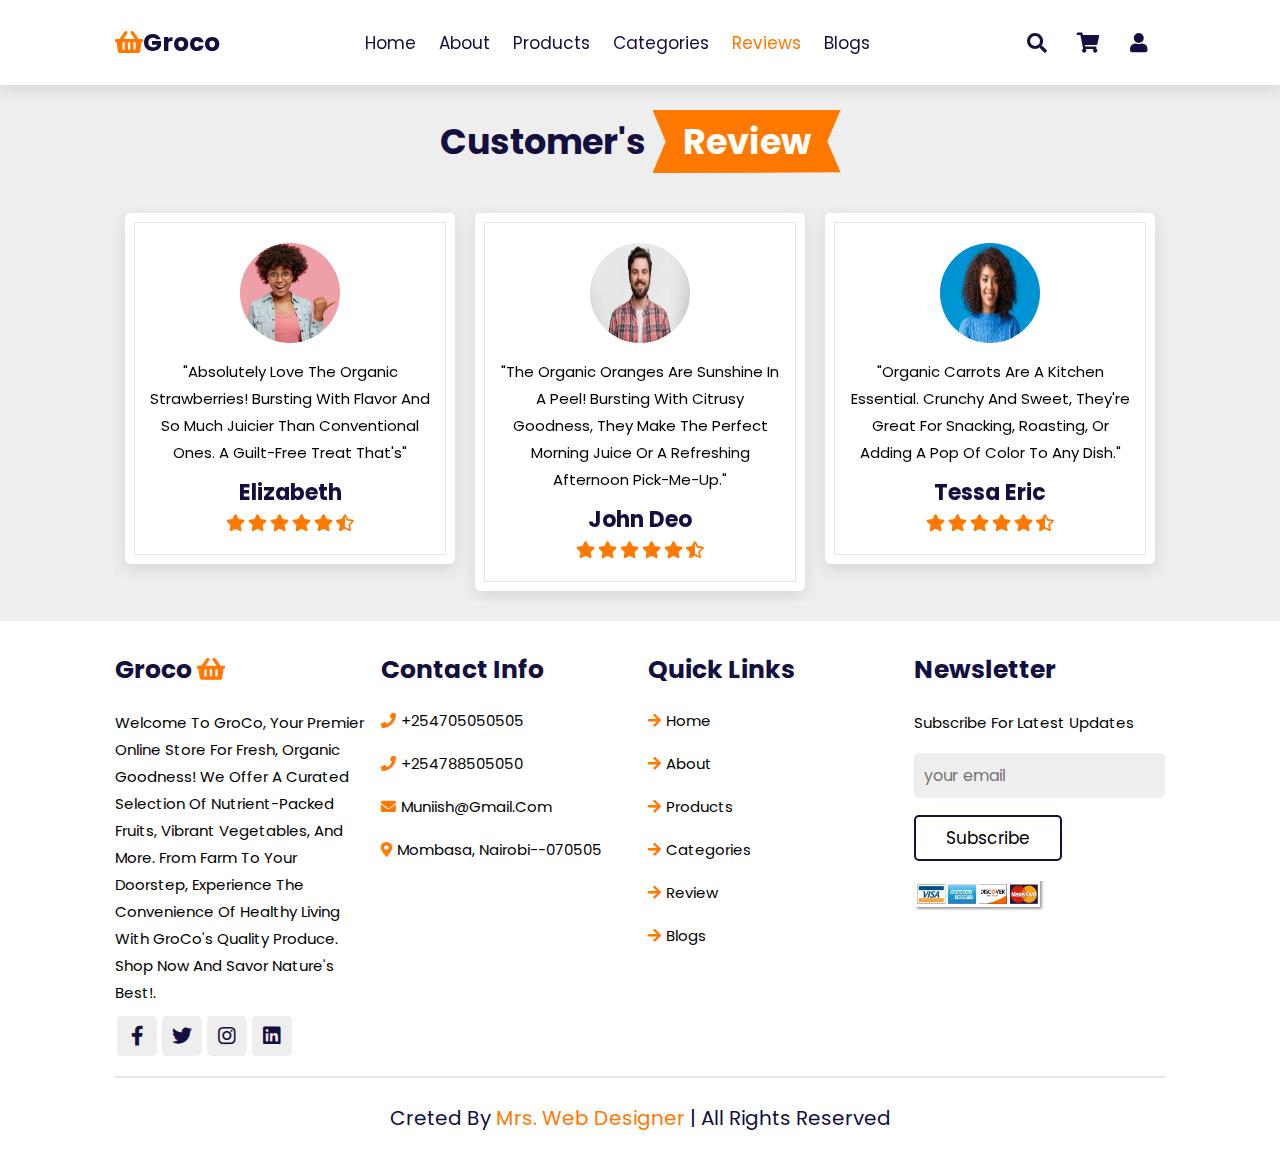
<file: reviews.html>
<!DOCTYPE html>
<html lang="en">
<head>
    <meta charset="UTF-8">
    <meta name="viewport" content="width=device-width, initial-scale=1.0">
    <title> complete responsive Grocery website esign tutorial</title>
   
  <link rel= "stylesheet" href="https://cdn.jsdelivr.net/npm/swiper@11/swiper-bundle.min.css"/>
    <!-- font awesome cdn link -->
   <link rel="stylesheet" href="https://cdnjs.cloudflare.com/ajax/libs/font-awesome/5.15.4/css/all.min.css">
   <!-- custom css file link -->
   <link rel="stylesheet" href="grocery.css">
</head>
<body>
   <!--header section start  -->
<header class="header">
  <a href="index.html" class="logo"><i class="fas fa-shopping-basket"></i>groco</a>
   <nav class="navbar">
    <a href="index.html" >home</a>
    <a href="features.html">About</a>
    <a href="./grocery.html">products</a>
    <a href="categories.html">categories</a>
    <a href="./reviews.html #review" style="color: #ff7800;">reviews</a>
    <a href="blog.html">blogs</a>
   </nav> 
   <div class="icons">
    <div class="fas fa-bars" id="menu-btn"></div>
    <div class="fas fa-search" id="search-btn"></div>
    <div class="fas fa-shopping-cart" id="cart-btn"></div>
    <div class="fas fa-user" id="login-btn"></div>
   </div>
   <form action="" class="search-form">
    <input type="text"  id="search-box" placeholder="search here...">
    <label for="search-box" class="fas fa-search"></label>
   </form>

   <div class="shopping-cart">
    <div class="box">
        <i class="fas fa-trash"></i>
        <img src="images/watermelon-removebg-preview.png" alt="">
        <div class="content">
            <h3>watermelon</h3>
            <span class="price">$4.99/-</span>
            <span class="quantity">qty : 1</span>
        </div>
    </div>

    <div class="box">
        <i class="fas fa-trash"></i>
        <img src="images/onion.jfif" alt="">
        <div class="content">
            <h3>Onions</h3>
            <span class="price">$4.99/-</span>
            <span class="quantity">qty : 1</span>
        </div>
    </div>

    <div class="box">
        <i class="fas fa-trash"></i>
        <img src="images/chicken.jfif" alt="">
        <div class="content">
            <h3>chicken</h3>
            <span class="price">$4.99/-</span>
            <span class="quantity">qty : 1</span>
        </div>
    </div>

     <div class="total">total : $19.69/-</div>
     <a href="#" class="btn">checkout</a>
   </div>
  <form action="" class="login-form">
    <h3>login now</h3>
    <input type="email" placeholder="your email" class="box">
    <input type="password" placeholder="your password" class="box">
    <p>forget your password <a href="#"> click here</a></p>
    <p>don't have an account <a href="#"> create now</a></p>

    <input type="submit" value="login now" class="btn">
  </form>
</header>
   <!-- header section ends -->

<!-- review section starts -->

<section class="review" id="review" style="margin-top: 70px;">
  <h1 class="heading"> Customer's <span>review</span></h1>

  <div class=" swiper review-slider">
    <div class="swiper-wrapper">
      <div class="swiper-slide box">
        <img src="images/review.avif" alt="">
        <p>"The organic oranges are sunshine in a peel! Bursting with citrusy goodness, they make the perfect morning juice or a refreshing afternoon pick-me-up."</p>
         <h3>John deo</h3>
         <div class="stars">
          <i class="fas fa-star"></i>
          <i class="fas fa-star"></i>
          <i class="fas fa-star"></i>
          <i class="fas fa-star"></i>
          <i class="fas fa-star"></i>
          <i class="fas fa-star-half-alt"></i>
         </div>
      </div>

      <div class="swiper-slide box">
        <img src="images/review2.avif" alt="">
        <p> "Organic carrots are a kitchen essential. Crunchy and sweet, they're great for snacking, roasting, or adding a pop of color to any dish."</p>
         <h3>tessa eric</h3>
         <div class="stars">
          <i class="fas fa-star"></i>
          <i class="fas fa-star"></i>
          <i class="fas fa-star"></i>
          <i class="fas fa-star"></i>
          <i class="fas fa-star"></i>
          <i class="fas fa-star-half-alt"></i>
         </div>
      </div>

      <div class=" swiper-slide box">
        <img src="images/review3.avif" alt="">
        <p> "The organic apples are perfection! Crisp, juicy, and they taste like they were just picked. A healthy snack that satisfies my sweet tooth."</p>
         <h3>Emma josh</h3>
         <div class="stars">
          <i class="fas fa-star"></i>
          <i class="fas fa-star"></i>
          <i class="fas fa-star"></i>
          <i class="fas fa-star"></i>
          <i class="fas fa-star"></i>
          <i class="fas fa-star-half-alt"></i>
         </div>
      </div>

      <div class="swiper-slide box">
        <img src="images/review4.avif" alt="">
        <p> "The heirloom tomatoes are a revelation. Each bite is like a burst of summer! So rich and flavorful, they've turned my salads into works of art."</p>
         <h3>Christan </h3>
         <div class="stars">
          <i class="fas fa-star"></i>
          <i class="fas fa-star"></i>
          <i class="fas fa-star"></i>
          <i class="fas fa-star"></i>
          <i class="fas fa-star"></i>
          <i class="fas fa-star-half-alt"></i>
         </div>
      </div>

      <div class="swiper-slide box">
        <img src="images/african man.jpg" alt="">
        <p>"The organic kale is a game-changer! Crisp, fresh, and vibrant. I use it in smoothies, salads, and stir-fries. It's the superhero of my kitchen!"</p>
         <h3>Joseph</h3>
         <div class="stars">
          <i class="fas fa-star"></i>
          <i class="fas fa-star"></i>
          <i class="fas fa-star"></i>
          <i class="fas fa-star"></i>
          <i class="fas fa-star"></i>
          <i class="fas fa-star-half-alt"></i>
         </div>
      </div>

      <div class="swiper-slide box">
        <img src="images/review6.avif" alt="">
        <p> "The organic blueberries are a snack-time delight! Plump, sweet, and full of antioxidants. My kids love them, and I love that they're pesticide-free."</p>
         <h3>sophia</h3>
         <div class="stars">
          <i class="fas fa-star"></i>
          <i class="fas fa-star"></i>
          <i class="fas fa-star"></i>
          <i class="fas fa-star"></i>
          <i class="fas fa-star"></i>
          <i class="fas fa-star-half-alt"></i>
         </div>
      </div>

      <div class=" swiper-slide box">
        <img src="images/review5.avif" alt="">
        <p>"Organic avocados are my kitchen staple. Creamy, buttery, and packed with goodness. They elevate my morning toast and make the best guacamole."</p>
         <h3>jack</h3>
         <div class="stars">
          <i class="fas fa-star"></i>
          <i class="fas fa-star"></i>
          <i class="fas fa-star"></i>
          <i class="fas fa-star"></i>
          <i class="fas fa-star"></i>
          <i class="fas fa-star-half-alt"></i>
         </div>
      </div>

      <div class="swiper-slide box">
        <img src="images/woman.jpg" alt="">
        <p> "Absolutely love the organic strawberries! 
          Bursting with flavor and so much juicier than 
          conventional ones. A guilt-free treat that's"</p>
         <h3>Elizabeth</h3>
         <div class="stars">
          <i class="fas fa-star"></i>
          <i class="fas fa-star"></i>
          <i class="fas fa-star"></i>
          <i class="fas fa-star"></i>
          <i class="fas fa-star"></i>
          <i class="fas fa-star-half-alt"></i>
         </div>
      </div>

    </div>
  </div>
</section>
<!-- review section ends -->

<!--footer section starts  -->

<section class="footer">

  <div class="box-container">
    <div class="box">
      <h3> groco <i class="fas fa-shopping-basket"></i></h3>
      <p>Welcome to GroCo, your premier online store for fresh, 
      organic goodness! We offer a curated selection of nutrient-packed 
      fruits, vibrant vegetables, and more. From farm to your doorstep, 
      experience the convenience of healthy living with GroCo's quality 
      produce. Shop now and savor nature's best!.</p>
      <div class="share">
       <a href="#" class="fab fa-facebook-f"></a>
       <a href="#" class="fab fa-twitter"></a>
       <a href="#" class="fab fa-instagram"></a>
       <a href="#" class="fab fa-linkedin"></a>
      </div>
    </div>

    <div class="box">
      <h3>contact info</h3>
     <a class="links"><i class="fas fa-phone"></i>+254705050505</a>
     <a class="links"><i class="fas fa-phone"></i>+254788505050</a>
     <a href="https://accounts.google.com/v3/signin/identifier?continue=https%3A%2F%2Fmail.google.com%2Fmail%2Fu%2F0%2F&emr=1&followup=https%3A%2F%2Fmail.google.com%2Fmail%2Fu%2F0%2F&ifkv=ASKXGp15_FXkhKuYsOzdYVqsfHTfqHT9bjMeE0r5cxJAUHcgPiDcLiLF7ARStUMpCxcRbHGg9-Xe&osid=1&passive=1209600&service=mail&flowName=GlifWebSignIn&flowEntry=ServiceLogin&dsh=S17710161%3A1702918847259679&theme=glif" target="_blank" class="links"><i class="fas fa-envelope"></i>muniish@gmail.com</a>
     <a href="https://www.google.com/maps/d/viewer?mid=1gPZgfHsrHQtiGXDDlv1_yP7EbwU&hl=en_US&ll=-4.025677999999988%2C39.719793&z=17" target="_blank" class="links"><i class="fas fa-map-marker-alt"></i>Mombasa, Nairobi--070505</a>
    </div>

    <div class="box">
      <h3>Quick links</h3>
      <a href="./index.html" class="links"><i class="fas fa-arrow-right"></i>home</a>
      <a href="./features.html" class="links"><i class="fas fa-arrow-right"></i>about</a>
      <a href="./grocery.html" class="links"><i class="fas fa-arrow-right"></i>products</a>
      <a href="./categories.html" class="links"><i class="fas fa-arrow-right"></i>categories</a>
      <a href="./reviews.html" class="links"><i class="fas fa-arrow-right"></i>review</a>
      <a href="./blog.html" class="links"><i class="fas fa-arrow-right"></i>blogs</a>
     
    </div>

    <div class="box">
      <h3>newsletter</h3>
     <p>subscribe for latest updates</p>
     <input type="text"  placeholder="your email" class="email">
     <input type="submit" value="subscribe" class="btn">
     <img src="images/payment.jpg"  class="payment-img" alt="">
    </div>

  </div>

  <div class="credit"> creted by <span> mrs. web designer </span> | all rights reserved </div>


</section>

<!-- footer section ends -->



























    <!-- custom js file -->
    <script src="https://cdn.jsdelivr.net/npm/swiper@11/swiper-bundle.min.js"></script>
    <script src="grocery.js"></script>
</body>
</html>
</file>
<file: grocery.css>
@import url('https://fonts.googleapis.com/css2?family=Poppins:wght@100;300;400;500;600&display=swap');
:root{
    --orange:#ff7800;
    --black:#130f40;
    --light-color:--#666;
    --box-shadow: 0 .5rem 1.5rem rgba(0,0,0,.1);
    --border:.2rem solid rgba(0,0,0,.1);
    --outline:.1rem solid rgba(0,0,0,.1);
    --outline-hover:.2rem solid var(--black);

}

*{
    font-family: 'Poppins', sans-serif;
    margin: 0; padding: 0;
    box-sizing: border-box;
    outline: none; border: none;
    text-decoration: none;
    text-transform: capitalize;
    transition: all.2s linear;

}
html {
 font-size: 62.5%;
 overflow-x: hidden;
 scroll-behavior: smooth;
 scroll-padding-top: 7rem;

}
body {
    background: #eee;
}
section {
 padding: 2rem 9%;   
}
.heading {
  text-align: center;
  padding: 2rem 0;
  padding-bottom: 3rem;
  font-size: 3.5rem;
  color: var(--black);

}
.heading span {
   background: var(--orange);
   color: #fff;
   display: inline-block;
   padding: .5rem 3rem;
   clip-path: polygon(100% 0, 93% 50%, 100% 99%, 0% 100%, 7% 50%, 0% 0%);

}
.btn {
  margin-top: 1rem;
  display: inline-block;
  padding: .8rem 3rem;
  font-size: 1.7rem;
  border-radius: .5rem;
  border: .2rem solid var(--black);
  color: var(--light-color);
  cursor: pointer;  
  background: none;
}
.btn:hover {
    background: var(--orange);
    color: #fff;
}
.btns{
  display: inline-block;
  border-radius: .5rem;
  border: none;
  color: #FFFFFF;
  text-align: center;
  font-size: 18px;
  padding: .8rem 3rem;
  border: .2rem solid var(--orange);
  width: 200px;
  transition: all 0.5s;
  cursor: pointer;
  margin: 5px;
}
.btns span {
  cursor: pointer;
  display: inline-block;
  position: relative;
  transition: 0.5s;
}

.btns span:after {
  content: '\00bb';
  position: absolute;
  opacity: 0;
  top: 0;
  right: -20px;
  transition: 1.5s;
}

.btns:hover span {
  padding-right: 10px;
}

.btns:hover span:after {
  opacity: 1;
  right: 0;
}

.header {
  position: fixed;
  top:0; left: 0; right: 0;
  z-index: 1000;
  display: flex;
  align-items: center;
  justify-content: space-between;
  padding: 2rem 9%;
  background: #fff;
  box-shadow: var(--box-shadow);

}
.header .logo {
   font-size: 2.5rem;
   font-weight: bolder;
   color: var(--black); 
}
.header .logo i {
color: var(--orange);
}

.header .navbar a{
    font-size: 1.7rem;
    margin: 0 1rem;
    color: var(--black);
}
header .navbar a:hover {
 color: var(--orange);   
}
.header .icons div {
height: 4.5rem;
width: 4.5rem;
line-height: 4.5rem;
border-radius: .5rem;
background: #fff;
color: var(--black);
font-size: 2rem;
margin-right: .3rem;
cursor: pointer;
text-align: center;
}
.header .icons div:hover {
    background: var(--orange);
    color: #fff;
}
#menu-btn{
    display: none;
} 
.header .search-form {
    position: absolute;
    top: 110%; right:-110%;
    width: 50rem;
    height: 5rem;
    background: #fff;
    border-radius: .5rem;
    overflow: hidden;
    display: flex;
    align-items: center;
    box-shadow: var(--box-shadow);
}
.header .search-form.active {
  right: 2rem;
  transition: .4s linear;  
}
.header .search-form input {
height: 100%;
width: 100%;
background: none;
text-transform: none;
font-size: 1.6rem;
color: var(--black);
padding: 0 1.5rem;
}
.header .search-form label {
  font-size: 2.2rem;
  padding-right: 1.5rem;
  color: var(--black);
  cursor: pointer;  
}
.header .search-form label:hover {
  color: var(--orange);  
}
.header .shopping-cart {
    position: absolute;
    top: 110%; right: -110%;
    padding: 1rem;
    border-radius: .5rem;
    box-shadow: var(--box-shadow);
    width: 35rem;
    background: #fff;

}
.header .shopping-cart.active {
   right: 2rem;
   transition: .4s linear; 
}
.header .shopping-cart .box {
  display: flex;
  align-items: center;
  gap: 1rem;
  position: relative;
  margin: 1rem 0;  
}
.header .shopping-cart .box img {
   height: 10rem; 
}
.header .shopping-cart .box .fa-trash {
  font-size: 2rem;
  position: absolute;
  top: 50%; right: 2rem;
  cursor: pointer;
  color: var(--light-color);
  transform: translateY(-50%);  
}
.header .shopping-cart .box .fa-trash:hover {
color: var(--orange);    
}
.header .shopping-cart .box .content h3 {
    color: var(--black);
    font-size: 1.7rem;
    padding-bottom: 1rem;
}
.header .shopping-cart .box .content span {
    color: var(--light-color);
    font-size: 1.6rem;
}
.header .shopping-cart .box .content .quantity {
padding-left: 1rem;
}
.header .shopping-cart .total {
 font-size: 2.5rem;
 padding: 1rem 0;
 text-align: center;
 color: var(--black);   
}
.header .shopping-cart .btn {
    display: block;
    text-align: center;
    margin: 1rem;
}
.header .login-form {
 position: absolute;
 top: 110%; right: -110%;
 width: 30rem;
 box-shadow: var(--box-shadow);  
 padding: 2rem;
 border-radius: .5rem; 
 background: #fff;
 text-align: center;
}
.header .login-form.active {
  right: 2rem;
  transform: .4s linear;  
}
.header .login-form h3 {
    font-size: 2.5rem;
    text-transform: uppercase;
    color: var(--black);
}
.header .login-form .box {
  width: 100%;
  margin: .7rem 0;
  background: #eee;
  border-radius: .5rem;
  padding: 1rem;
  font-size: 1.6rem;
  color: var(--black);
  text-transform: none;
}
.header .login-form p {
  font-size: 1.4rem;
  padding: .5rem 0;
  color: var(--light-color);  
}
.header .login-form p a {
  color: var(--orange);
  text-decoration: underline;  
}
.home {
  display: flex;
  align-items: center;
  justify-content: center;
  background: linear-gradient(rgba(0, 0, 0, 0.5), rgba(0, 0, 0, 0.5)),url(images/banner2.jpg) no-repeat; 
  background-position: center;
  background-size: cover;
  padding-top: 23rem;
  padding-bottom: 15rem; 
}
.home .content {
  text-align: center;
  width: 60rem;  
}
.home .content h3 {
    color: var(--orange);
    font-size: 3rem;
  
}
.home .content h3 .organ{
    color: #fff;
}
.home .content p {
    color: #fff;
    font-size: 1.7rem;
    padding: 1rem 0;
    line-height:1.8rem ;
}
.features .box-container {
    display: grid;
    grid-template-columns: repeat(auto-fit, minmax(30rem, 1fr));
    gap: 1.5rem;
}
.features .box-container .box {
   padding: 3rem;
   background: #fff;
   outline: var(--outline);
   outline-offset: -1rem;
   text-align: center; 
   box-shadow: var(--box-shadow);
}

.features .box-container .box:hover {
    outline: var(--outline-hover);
    outline-offset: 0rem;  
}
.features .box-container .box img {
 margin: 1rem 0;
 height: 15rem;   
}
.features .box-container .box h3 {
 font-size: 2.5rem;
 line-height: 1.8;
 color: var(--black);   
}
.features .box-container .box p {
    font-size: 1.5rem;
    line-height: 1.8;
    color: var(--light-color); 
    padding: 1rem 0;  
}
.products .product-slider {
    padding: 1rem;
}
.products .product-slider:first-child {
  margin-bottom: 2rem;  
}  
.products .product-slider .box{
    background: #fff;
    border-radius: .5rem;
    padding: 3rem 2rem;
    outline-offset: -1rem;
    outline: var(--outline);
    box-shadow: var(--box-shadow);
    transition: .2s linear;
}
.products .product-slider .box:hover {
    outline-offset: 0rem;
    outline: var(--outline-hover); 
}
.products .product-slider .box img {
    height: 20rem;
}
.products .product-slider .box h3 {
  font-size: 2.5rem;
  color: var(--black);  
}
.products .product-slider .box .price{
    font-size: 2rem;
    color: var(--light-color); 
    padding: .5rem 0; 
}
.products .product-slider .box .star i{
    font-size: 2rem;
    color: var(--orange); 
    padding: .5rem 0; 
}
.categories .box-container {
  display: grid;
  grid-template-columns: repeat(4, 1fr);
  gap: 1.5rem;
}

.categories .box-container .box{
 padding: 3rem 2rem;
 border-radius: .5rem;
 background: #fff;
 box-shadow: var(--black);
 outline: var(--outline);
 outline-offset: -1rem;
 text-align: center; 
}
.categories .box-container .box:hover{
  outline: var(--outline-hover);
 outline-offset: 0rem;
}
.categories .box-container .box img {
  margin: 1rem 0;
  height: 15rem;
}
.categories .box-container .box h3{
  font-size: 2rem;
  color: var(--black);
  line-height: 1.8;
}
.categories .box-container .box p {
  font-size: 1.7rem;
  color: var(--light-color);
  line-height: 1.8;
  padding: 1rem 0;
}
.review .review-slider{
  padding: 1rem;
}
.review .review-slider .box {
  background: #fff;
  border-radius: .5rem;
  text-align: center;
  padding: 3rem 2rem;
  outline-offset: -1rem;
  outline: var(--outline);
  box-shadow: var(--box-shadow);
  transition: .2s linear; 
}
.review .review-slider .box:hover {
  outline: var(--outline-hover);
 outline-offset: 0rem;
} 
.review .review-slider .box img {
  height: 10rem;
  width: 10rem;
  border-radius: 50%;
}
.review .review-slider .box p{
  padding: 1rem 0;
  line-height: 1.8;
  color: var(--light-color);
  font-size: 1.5rem;
}
.review .review-slider .box h3{
  padding-bottom: .5rem;
  color: var(--black);
  font-size: 2.2rem;
}
.review .review-slider .box .stars i{
  color: var(--orange);
  font-size: 1.7rem;
}
.blogs .box-container {
  display: grid;
  grid-template-columns: repeat(auto-fit, minmax(30rem, 1fr));
  gap: 1.5rem;
}
.blogs .box-container .box {
  overflow: hidden;
  border-radius: .5rem;
  box-shadow: var(--box-shadow);
  background: #fff;
}
.blogs .box-container .box img {
  height: 25rem;
  width: 100%;
  object-fit: cover;
}
.blogs .box-container .box .content {
  padding: 2rem;
}
.blogs .box-container .box .content .icons {
 display: flex;
 align-items: center;
 justify-content: space-between;
 padding-bottom: 1.5rem;
 margin-bottom: 1rem;
 border-bottom: var(--border);
}
.blogs .box-container .box .content .icons a {
  color: var(--light-color);
  font-size: 1.5rem;
}
.blogs .box-container .box .content .icons a:hover {
color: var(--black); 
}
.blogs .box-container .box .content .icons a i{
  color: var(--orange);
  padding-right: .5rem;
}
.blogs .box-container .box .content h3 {
  line-height: 1.8;
  color: var(--black);
  font-size: 2.2rem;
  padding: .5rem 0;
}
.blogs .box-container .box .content p {
  line-height: 1.8;
  color: var(--light-color);
  font-size: 1.5rem;
  padding: .5rem 0;
}

.footer {
  background: #fff;
}
.footer .box-container {
  display: grid;
  grid-template-columns: repeat(auto-fit, minmax(25rem, 1fr));
  gap: 1.5rem;
}
.footer .box-container .box h3 {
  font-size: 2.5rem;
  color: var(--black);
  padding: 1rem 0;
}
.footer .box-container .box h3 i{
  color: var(--orange);
  }
  
.footer .box-container .box .links {
  display: block;
  font-size: 1.5rem;
  color: var(--light-color);
  padding: 1rem 0;
}
.footer .box-container .box .links i {
  color: var(--orange);
  padding-right: .5rem;
}
.footer .box-container .box .links:hover i {
  padding-right: 2rem;
}
.footer .box-container .box p {
  line-height: 1.8;
  font-size: 1.5rem;
  color: var(--light-color);
  padding: 1rem 0;
}

.footer .box-container .box .share a{
  height: 4rem;
  width: 4rem;
  line-height: 4rem;
  border-radius: .5rem;
  font-size: 2rem;
  color: var(--black);
  margin-left: .2rem;
  background: #eee;
  text-align: center;
}
.footer .box-container .box .share a:hover {
  background: var(--orange);
  color: #fff;
}
.footer .box-container .box .email {
  width: 100%;
  margin: .7rem 0;
  padding: 1rem;
  border-radius: .5rem;
  background: #eee;
  font-size: 1.6rem;
  color: var(--black);
  text-transform: none;
}
.footer .box-container .box .payment-img {
 margin-top: 2rem;
 height: 3rem; 
}

.footer .credit {
 text-align: center;
 margin-top: 2rem;
 padding: 1rem;
 padding-top: 2.5rem;
 font-size: 2rem;
 color: var(--black);
 border-top:var(--border) ; 
}
.footer .credit span {
  color: var(--orange);
}

















/* media quaries */
@media (max-width:991px){
    html {
        font-size: 55%;
   } 
    .header {
     padding: 2rem;   
    }
    section {
        padding: 2rem;   
    }
}
@media (max-width:768px){
    #menu-btn{
        display: inline-block;

    }
    .header .search-form {
    width: 90%;    
    }
    .header .navbar {
       position: absolute;
       top: 110%; right: -110%;
       width: 30rem;
       box-shadow: var(--box-shadow);
       border-radius: .5rem;
       background: #fff; 
    }
    .header .navbar.active{
      right: 2rem;
      transition: .4s linear;  
    }
    .header .navbar a {
      font-size: 2rem; 
      margin: 2rem 2.5rem;
      display: block; 
    } 
}
@media (max-width:450px){
    html {
        font-size: 50%;
   } 
    .heading {
     font-size: 2.5rem;   
    }

    .footer {
     text-align: center; 
    }
}
</file>
<file: categories.css>
@import url('https://fonts.googleapis.com/css2?family=Poppins:wght@100;300;400;500;600&display=swap');
:root{
    --orange:#ff7800;
    --black:#130f40;
    --light-color:--#666;
    --box-shadow: 0 .5rem 1.5rem rgba(0,0,0,.1);
    --border:.2rem solid rgba(0,0,0,.1);
    --outline:.1rem solid rgba(0,0,0,.1);
    --outline-hover:.2rem solid var(--black);

}

*{
    font-family: 'Poppins', sans-serif;
    margin: 0; padding: 0;
    box-sizing: border-box;
    outline: none; border: none;
    text-decoration: none;
    text-transform: capitalize;
    transition: all.2s linear;

}
html {
 font-size: 62.5%;
 overflow-x: hidden;
 scroll-behavior: smooth;
 scroll-padding-top: 7rem;

}
body {
    background: #eee;
}
section {
 padding: 2rem 9%;   
}
.heading {
  text-align: center;
  padding: 2rem 0;
  padding-bottom: 3rem;
  font-size: 3.5rem;
  color: var(--black);

}
.heading span {
   background: var(--orange);
   color: #fff;
   display: inline-block;
   padding: .5rem 3rem;
   clip-path: polygon(100% 0, 93% 50%, 100% 99%, 0% 100%, 7% 50%, 0% 0%);

}

/* .head{
    text-align: center;
    padding: 2rem 0;
    padding-bottom: 3rem;
    font-size: 1.5rem;
    color: var(--black);
  
  } */
  /* .head span {
     background-color:navy;
     color: #fff;
     display: inline-block;
     padding-right: .2rem;
     text-align: center;
      clip-path: polygon(100% 0, 93% 50%, 100% 99%, 0% 100%, 7% 50%, 0% 0%); 
  
  } */
  
.btn {
  margin-top: 1rem;
  display: inline-block;
  padding: .8rem 3rem;
  font-size: 1.7rem;
  border-radius: .5rem;
  border: .2rem solid var(--black);
  color: var(--black);
  cursor: pointer;  
  background: none;
}
.btn:hover {
    background: var(--orange);
    color: #fff;
}
.header {
  position: fixed;
  top:0; left: 0; right: 0;
  z-index: 1000;
  display: flex;
  align-items: center;
  justify-content: space-between;
  padding: 2rem 9%;
  background: #fff;
  box-shadow: var(--box-shadow);

}
.header .logo {
   font-size: 2.5rem;
   font-weight: bolder;
   color: var(--black); 
}
.header .logo i {
color: var(--orange);
}

.header .navbar a{
    font-size: 1.7rem;
    margin: 0 1rem;
    color: var(--black);
}
header .navbar a:hover {
 color: var(--orange);   
}
.header .icons div {
height: 4.5rem;
width: 4.5rem;
line-height: 4.5rem;
border-radius: .5rem;
background: #fff;
color: var(--black);
font-size: 2rem;
margin-right: .3rem;
cursor: pointer;
text-align: center;
}
.header .icons div:hover {
    background: var(--orange);
    color: #fff;
}
#menu-btn{
    display: none;
} 
.header .search-form {
    position: absolute;
    top: 110%; right:-110%;
    width: 50rem;
    height: 5rem;
    background: #fff;
    border-radius: .5rem;
    overflow: hidden;
    display: flex;
    align-items: center;
    box-shadow: var(--box-shadow);
}
.header .search-form.active {
  right: 2rem;
  transition: .4s linear;  
}
.header .search-form input {
height: 100%;
width: 100%;
background: none;
text-transform: none;
font-size: 1.6rem;
color: var(--black);
padding: 0 1.5rem;
}
.header .search-form label {
  font-size: 2.2rem;
  padding-right: 1.5rem;
  color: var(--black);
  cursor: pointer;  
}
.header .search-form label:hover {
  color: var(--orange);  
}
.header .shopping-cart {
    position: absolute;
    top: 110%; right: -110%;
    padding: 1rem;
    border-radius: .5rem;
    box-shadow: var(--box-shadow);
    width: 35rem;
    background: #fff;

}
.header .shopping-cart.active {
   right: 2rem;
   transition: .4s linear; 
}
.header .shopping-cart .box {
  display: flex;
  align-items: center;
  gap: 1rem;
  position: relative;
  margin: 1rem 0;  
}
.header .shopping-cart .box img {
   height: 10rem; 
}
.header .shopping-cart .box .fa-trash {
  font-size: 2rem;
  position: absolute;
  top: 50%; right: 2rem;
  cursor: pointer;
  color: var(--light-color);
  transform: translateY(-50%);  
}
.header .shopping-cart .box .fa-trash:hover {
color: var(--orange);    
}
.header .shopping-cart .box .content h3 {
    color: var(--black);
    font-size: 1.7rem;
    padding-bottom: 1rem;
}
.header .shopping-cart .box .content span {
    color: var(--light-color);
    font-size: 1.6rem;
}
.header .shopping-cart .box .content .quantity {
padding-left: 1rem;
}
.header .shopping-cart .total {
 font-size: 2.5rem;
 padding: 1rem 0;
 text-align: center;
 color: var(--black);   
}
.header .shopping-cart .btn {
    display: block;
    text-align: center;
    margin: 1rem;
}
.header .login-form {
 position: absolute;
 top: 110%; right: -110%;
 width: 30rem;
 box-shadow: var(--box-shadow);  
 padding: 2rem;
 border-radius: .5rem; 
 background: #fff;
 text-align: center;
}
.header .login-form.active {
  right: 2rem;
  transform: .4s linear;  
}
.header .login-form h3 {
    font-size: 2.5rem;
    text-transform: uppercase;
    color: var(--black);
}
.header .login-form .box {
  width: 100%;
  margin: .7rem 0;
  background: #eee;
  border-radius: .5rem;
  padding: 1rem;
  font-size: 1.6rem;
  color: var(--black);
  text-transform: none;
}
.header .login-form p {
  font-size: 1.4rem;
  padding: .5rem 0;
  color: var(--light-color);  
}
.header .login-form p a {
  color: var(--orange);
  text-decoration: underline;  
}

.categories .box-container {
  display: grid;
  grid-template-columns: repeat(4, 1fr);
  gap: 1.5rem;
  margin-bottom:50px;
}

.boxes{
  position: relative;
  
  width: 100%;
  box-shadow: 2px 5px 5px 0px rgb(0, 0, 0, 0.3);

}

.box{
  position: relative;
  
  width: 100%;
  

}

.image {
  display: block;
  width: 100%;
  height: 70vh;
  object-fit: cover;
  border-radius: 5px;
 
}

.overlay {
  position: absolute;
  bottom: 0;
  left: 0;
  right: 0;
  background-color: rgba(120, 120, 120, 0.5);
  overflow: hidden;
  width: 100%;
  height: 15%;
  border-bottom-left-radius: 5px;
  border-bottom-right-radius: 5px;
  transition: 1s ease;
}

.boxes:hover .overlay {
  bottom: 0;
  height: 100%;
  border-top-right-radius: 5px;
  border-top-left-radius: 5px;
}

.text {
  white-space: nowrap; 
  color: rgb(255, 255, 255);
  font-size: 20px;
  font-weight: 600;
  position: absolute;
  overflow: hidden;
  top: 50%;
  left: 50%;
  transform: translate(-50%, -50%);
  -ms-transform: translate(-50%, -50%);
}

.text p{
 padding-top: -20px;
  font-size: 13px;
 
}




.footer {
  background: #fff;
}
.footer .box-container {
  display: grid;
  grid-template-columns: repeat(auto-fit, minmax(25rem, 1fr));
  gap: 1.5rem;
}
.footer .box-container .box h3 {
  font-size: 2.5rem;
  color: var(--black);
  padding: 1rem 0;
}
.footer .box-container .box h3 i{
  color: var(--orange);
  }
  
.footer .box-container .box .links {
  display: block;
  font-size: 1.5rem;
  color: var(--light-color);
  padding: 1rem 0;
}
.footer .box-container .box .links i {
  color: var(--orange);
  padding-right: .5rem;
}
.footer .box-container .box .links:hover i {
  padding-right: 2rem;
}
.footer .box-container .box p {
  line-height: 1.8;
  font-size: 1.5rem;
  color: var(--light-color);
  padding: 1rem 0;
}

.footer .box-container .box .share a{
  height: 4rem;
  width: 4rem;
  line-height: 4rem;
  border-radius: .5rem;
  font-size: 2rem;
  color: var(--black);
  margin-left: .2rem;
  background: #eee;
  text-align: center;
}
.footer .box-container .box .share a:hover {
  background: var(--orange);
  color: #fff;
}
.footer .box-container .box .email {
  width: 100%;
  margin: .7rem 0;
  padding: 1rem;
  border-radius: .5rem;
  background: #eee;
  font-size: 1.6rem;
  color: var(--black);
  text-transform: none;
}
.footer .box-container .box .payment-img {
 margin-top: 2rem;
 height: 3rem; 
}

.footer .credit {
 text-align: center;
 margin-top: 2rem;
 padding: 1rem;
 padding-top: 2.5rem;
 font-size: 2rem;
 color: var(--black);
 border-top:var(--border) ; 
}
.footer .credit span {
  color: var(--orange);
}

















/* media quaries */
@media (max-width:991px){
    html {
        font-size: 55%;
   } 
    .header {
     padding: 2rem;   
    }
    section {
        padding: 2rem;   
    }
}
@media (max-width:768px){
    #menu-btn{
        display: inline-block;

    }
    .header .search-form {
    width: 90%;    
    }
    .header .navbar {
       position: absolute;
       top: 110%; right: -110%;
       width: 30rem;
       box-shadow: var(--box-shadow);
       border-radius: .5rem;
       background: #fff; 
    }
    .header .navbar.active{
      right: 2rem;
      transition: .4s linear;  
    }
    .header .navbar a {
      font-size: 2rem; 
      margin: 2rem 2.5rem;
      display: block; 
    } 
}
@media (max-width:450px){
    html {
        font-size: 50%;
   } 
    .heading {
     font-size: 2.5rem;   
    }

    .footer {
     text-align: center; 
    }
}
</file>
<file: product.css>
@import url('https://fonts.googleapis.com/css2?family=Poppins:wght@100;300;400;500;600&display=swap');
:root{
    --orange:#ff7800;
    --black:#130f40;
    --light-color:--#666;
    --box-shadow: 0 .5rem 1.5rem rgba(0,0,0,.1);
    --border:.2rem solid rgba(0,0,0,.1);
    --outline:.1rem solid rgba(0,0,0,.1);
    --outline-hover:.2rem solid var(--black);

}

*{
    font-family: 'Poppins', sans-serif;
    margin: 0; padding: 0;
    box-sizing: border-box;
    outline: none; border: none;
    text-decoration: none;
    text-transform: capitalize;
    transition: all.2s linear;

}
html {
 font-size: 62.5%;
 overflow-x: hidden;
 scroll-behavior: smooth;
 scroll-padding-top: 7rem;

}
body {
    background: #eee;
}
section {
 padding: 2rem 9%;   
}
.heading {
  text-align: center;
  padding: 2rem 0;
  padding-bottom: 3rem;
  font-size: 3.5rem;
  color: var(--black);

}
.heading span {
   background: var(--orange);
   color: #fff;
   display: inline-block;
   padding: .5rem 3rem;
   clip-path: polygon(100% 0, 93% 50%, 100% 99%, 0% 100%, 7% 50%, 0% 0%);

}
.btn {
  margin-top: 1rem;
  display: inline-block;
  padding: .8rem 3rem;
  font-size: 1.7rem;
  border-radius: .5rem;
  border: .2rem solid var(--black);
  color: var(--black);
  cursor: pointer;  
  background: none;
}
.btn:hover {
    background: var(--orange);
    color: #fff;
}
/* header section starts */
.header {
  position: fixed;
  top:0; left: 0; right: 0;
  z-index: 1000;
  display: flex;
  align-items: center;
  justify-content: space-between;
  padding: 2rem 9%;
  background: #fff;
  box-shadow: var(--box-shadow);

}
.header .logo {
   font-size: 2.5rem;
   font-weight: bolder;
   color: var(--black); 
}
.header .logo i {
color: var(--orange);
}

.header .navbar a{
    font-size: 1.7rem;
    margin: 0 1rem;
    color: var(--black);
}
header .navbar a:hover {
 color: var(--orange);   
}
.header .icons div {
height: 4.5rem;
width: 4.5rem;
line-height: 4.5rem;
border-radius: .5rem;
background: #fff;
color: var(--black);
font-size: 2rem;
margin-right: .3rem;
cursor: pointer;
text-align: center;
}
.header .icons div:hover {
    background: var(--orange);
    color: #fff;
}
#menu-btn{
    display: none;
} 
.header .search-form {
    position: absolute;
    top: 110%; right:-110%;
    width: 50rem;
    height: 5rem;
    background: #fff;
    border-radius: .5rem;
    overflow: hidden;
    display: flex;
    align-items: center;
    box-shadow: var(--box-shadow);
}
.header .search-form.active {
  right: 2rem;
  transition: .4s linear;  
}
.header .search-form input {
height: 100%;
width: 100%;
background: none;
text-transform: none;
font-size: 1.6rem;
color: var(--black);
padding: 0 1.5rem;
}
.header .search-form label {
  font-size: 2.2rem;
  padding-right: 1.5rem;
  color: var(--black);
  cursor: pointer;  
}
.header .search-form label:hover {
  color: var(--orange);  
}
.header .shopping-cart {
    position: absolute;
    top: 110%; right: -110%;
    padding: 1rem;
    border-radius: .5rem;
    box-shadow: var(--box-shadow);
    width: 35rem;
    background: #fff;

}
.header .shopping-cart.active {
   right: 2rem;
   transition: .4s linear; 
}
.header .shopping-cart .box {
  display: flex;
  align-items: center;
  gap: 1rem;
  position: relative;
  margin: 1rem 0;  
}
.header .shopping-cart .box img {
   height: 10rem; 
}
.header .shopping-cart .box .fa-trash {
  font-size: 2rem;
  position: absolute;
  top: 50%; right: 2rem;
  cursor: pointer;
  color: var(--light-color);
  transform: translateY(-50%);  
}
.header .shopping-cart .box .fa-trash:hover {
color: var(--orange);    
}
.header .shopping-cart .box .content h3 {
    color: var(--black);
    font-size: 1.7rem;
    padding-bottom: 1rem;
}
.header .shopping-cart .box .content span {
    color: var(--light-color);
    font-size: 1.6rem;
}
.header .shopping-cart .box .content .quantity {
padding-left: 1rem;
}
.header .shopping-cart .total {
 font-size: 2.5rem;
 padding: 1rem 0;
 text-align: center;
 color: var(--black);   
}
.header .shopping-cart .btn {
    display: block;
    text-align: center;
    margin: 1rem;
}
.header .login-form {
 position: absolute;
 top: 110%; right: -110%;
 width: 30rem;
 box-shadow: var(--box-shadow);  
 padding: 2rem;
 border-radius: .5rem; 
 background: #fff;
 text-align: center;
}
.header .login-form.active {
  right: 2rem;
  transform: .4s linear;  
}
.header .login-form h3 {
    font-size: 2.5rem;
    text-transform: uppercase;
    color: var(--black);
}
.header .login-form .box {
  width: 100%;
  margin: .7rem 0;
  background: #eee;
  border-radius: .5rem;
  padding: 1rem;
  font-size: 1.6rem;
  color: var(--black);
  text-transform: none;
}
.header .login-form p {
  font-size: 1.4rem;
  padding: .5rem 0;
  color: var(--light-color);  
}
.header .login-form p a {
  color: var(--orange);
  text-decoration: underline;  
}
/* header section ends */


.products .product-slider {
    padding: 1rem;
}
.products .product-slider:first-child {
  margin-bottom: 2rem;  
}  
.products .product-slider .box{
    background: #fff;
    border-radius: .5rem;
    padding: 3rem;
    outline-offset: -1rem;
    outline: var(--outline);
    box-shadow: var(--box-shadow);
    transition: .2s linear;
}
.products .product-slider .box:hover {
    outline-offset: 0rem;
    outline: var(--outline-hover); 
}
.products .product-slider .box img {
    height: 15rem;
}
.products .product-slider .box h3 {
  font-size: 2.5rem;
  color: var(--black);  
}
.products .product-slider .box .price{
    font-size: 2rem;
    color: var(--light-color); 
    padding: .5rem 0; 
}
.products .product-slider .box .star i{
    font-size: 2rem;
    color: var(--orange); 
    padding: .5rem 0; 
}

.footer {
  background: #fff;
}
.footer .box-container {
  display: grid;
  grid-template-columns: repeat(auto-fit, minmax(25rem, 1fr));
  gap: 1.5rem;
}
.footer .box-container .box h3 {
  font-size: 2.5rem;
  color: var(--black);
  padding: 1rem 0;
}
.footer .box-container .box h3 i{
  color: var(--orange);
  }
  
.footer .box-container .box .links {
  display: block;
  font-size: 1.5rem;
  color: var(--light-color);
  padding: 1rem 0;
}
.footer .box-container .box .links i {
  color: var(--orange);
  padding-right: .5rem;
}
.footer .box-container .box .links:hover i {
  padding-right: 2rem;
}
.footer .box-container .box p {
  line-height: 1.8;
  font-size: 1.5rem;
  color: var(--light-color);
  padding: 1rem 0;
}

.footer .box-container .box .share a{
  height: 4rem;
  width: 4rem;
  line-height: 4rem;
  border-radius: .5rem;
  font-size: 2rem;
  color: var(--black);
  margin-left: .2rem;
  background: #eee;
  text-align: center;
}
.footer .box-container .box .share a:hover {
  background: var(--orange);
  color: #fff;
}
.footer .box-container .box .email {
  width: 100%;
  margin: .7rem 0;
  padding: 1rem;
  border-radius: .5rem;
  background: #eee;
  font-size: 1.6rem;
  color: var(--black);
  text-transform: none;
}
.footer .box-container .box .payment-img {
 margin-top: 2rem;
 height: 3rem; 
}

.footer .credit {
 text-align: center;
 margin-top: 2rem;
 padding: 1rem;
 padding-top: 2.5rem;
 font-size: 2rem;
 color: var(--black);
 border-top:var(--border) ; 
}
.footer .credit span {
  color: var(--orange);
}

















/* media quaries */
@media (max-width:991px){
    html {
        font-size: 55%;
   } 
    .header {
     padding: 2rem;   
    }
    section {
        padding: 2rem;   
    }
}
@media (max-width:768px){
    #menu-btn{
        display: inline-block;

    }
    .header .search-form {
    width: 90%;    
    }
    .header .navbar {
       position: absolute;
       top: 110%; right: -110%;
       width: 30rem;
       box-shadow: var(--box-shadow);
       border-radius: .5rem;
       background: #fff; 
    }
    .header .navbar.active{
      right: 2rem;
      transition: .4s linear;  
    }
    .header .navbar a {
      font-size: 2rem; 
      margin: 2rem 2.5rem;
      display: block; 
    } 
}
@media (max-width:450px){
    html {
        font-size: 50%;
   } 
    .heading {
     font-size: 2.5rem;   
    }

    .footer {
     text-align: center; 
    }
}
</file>
